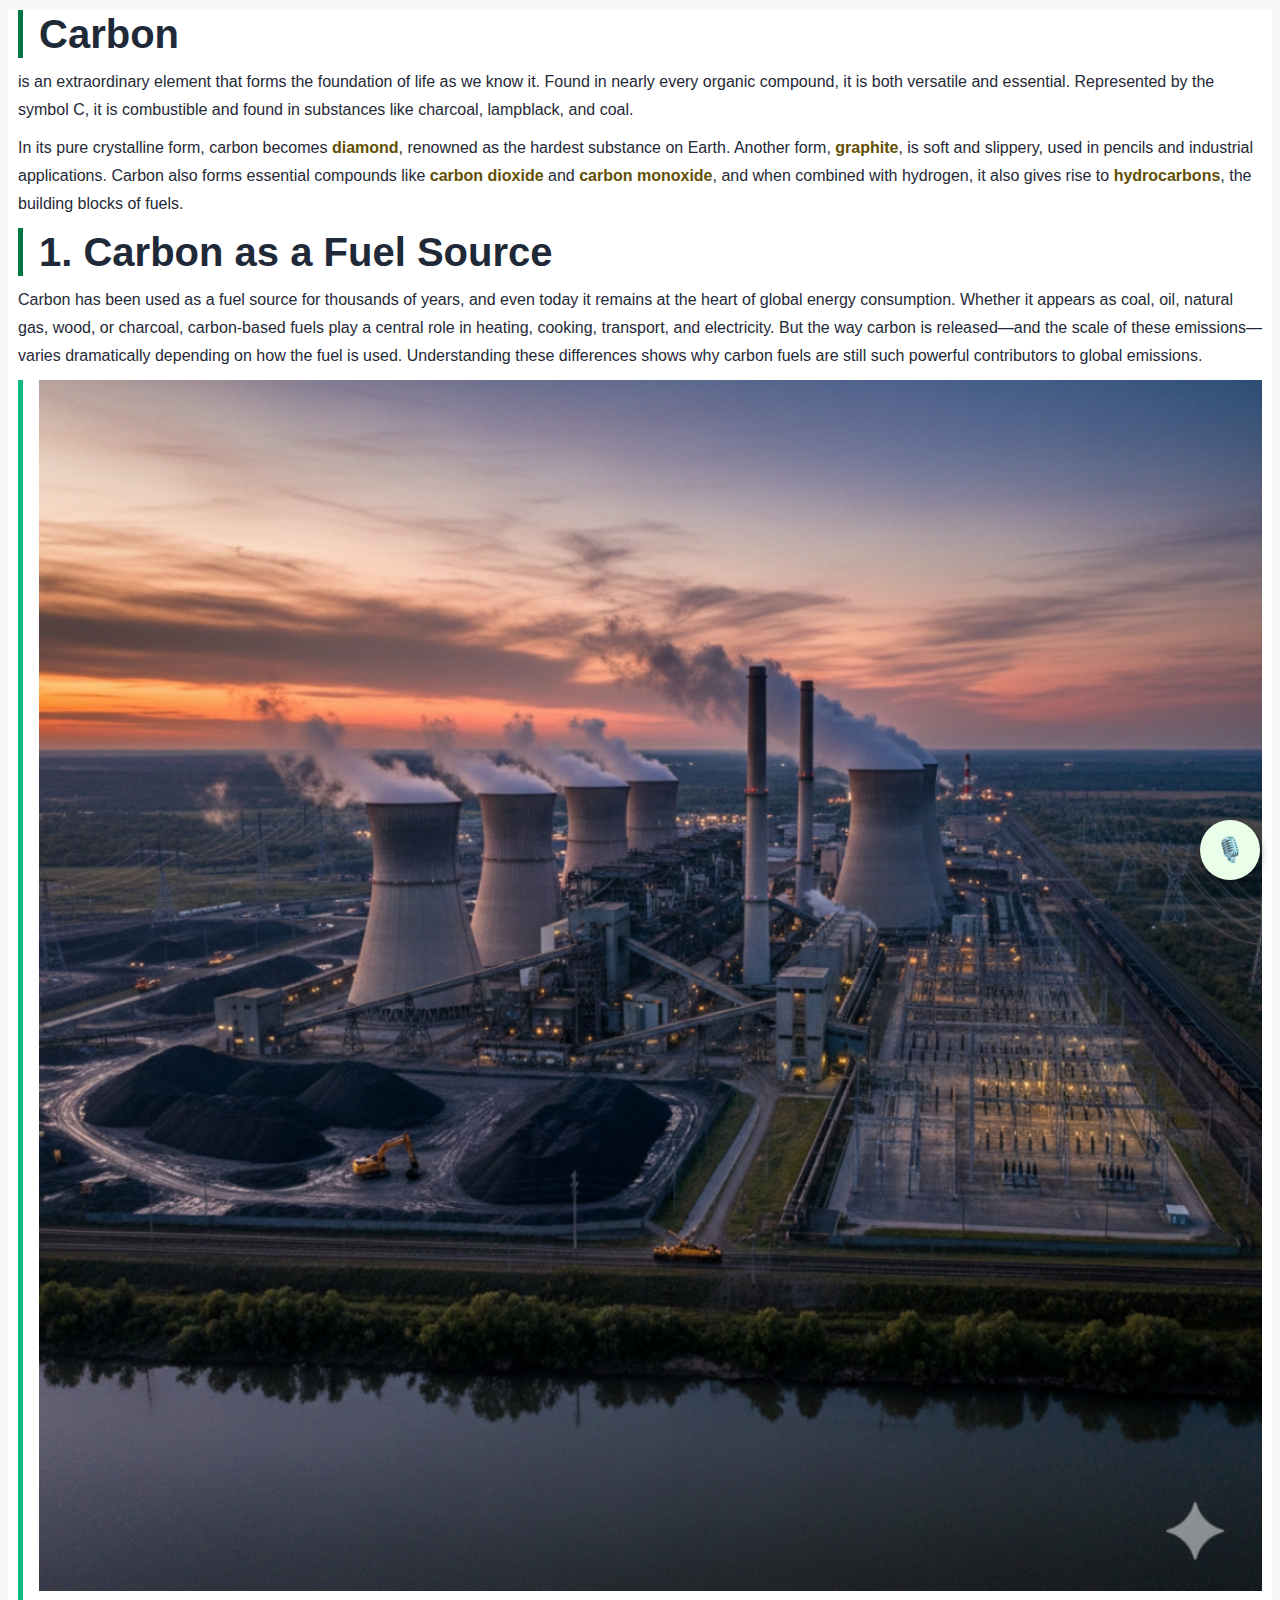
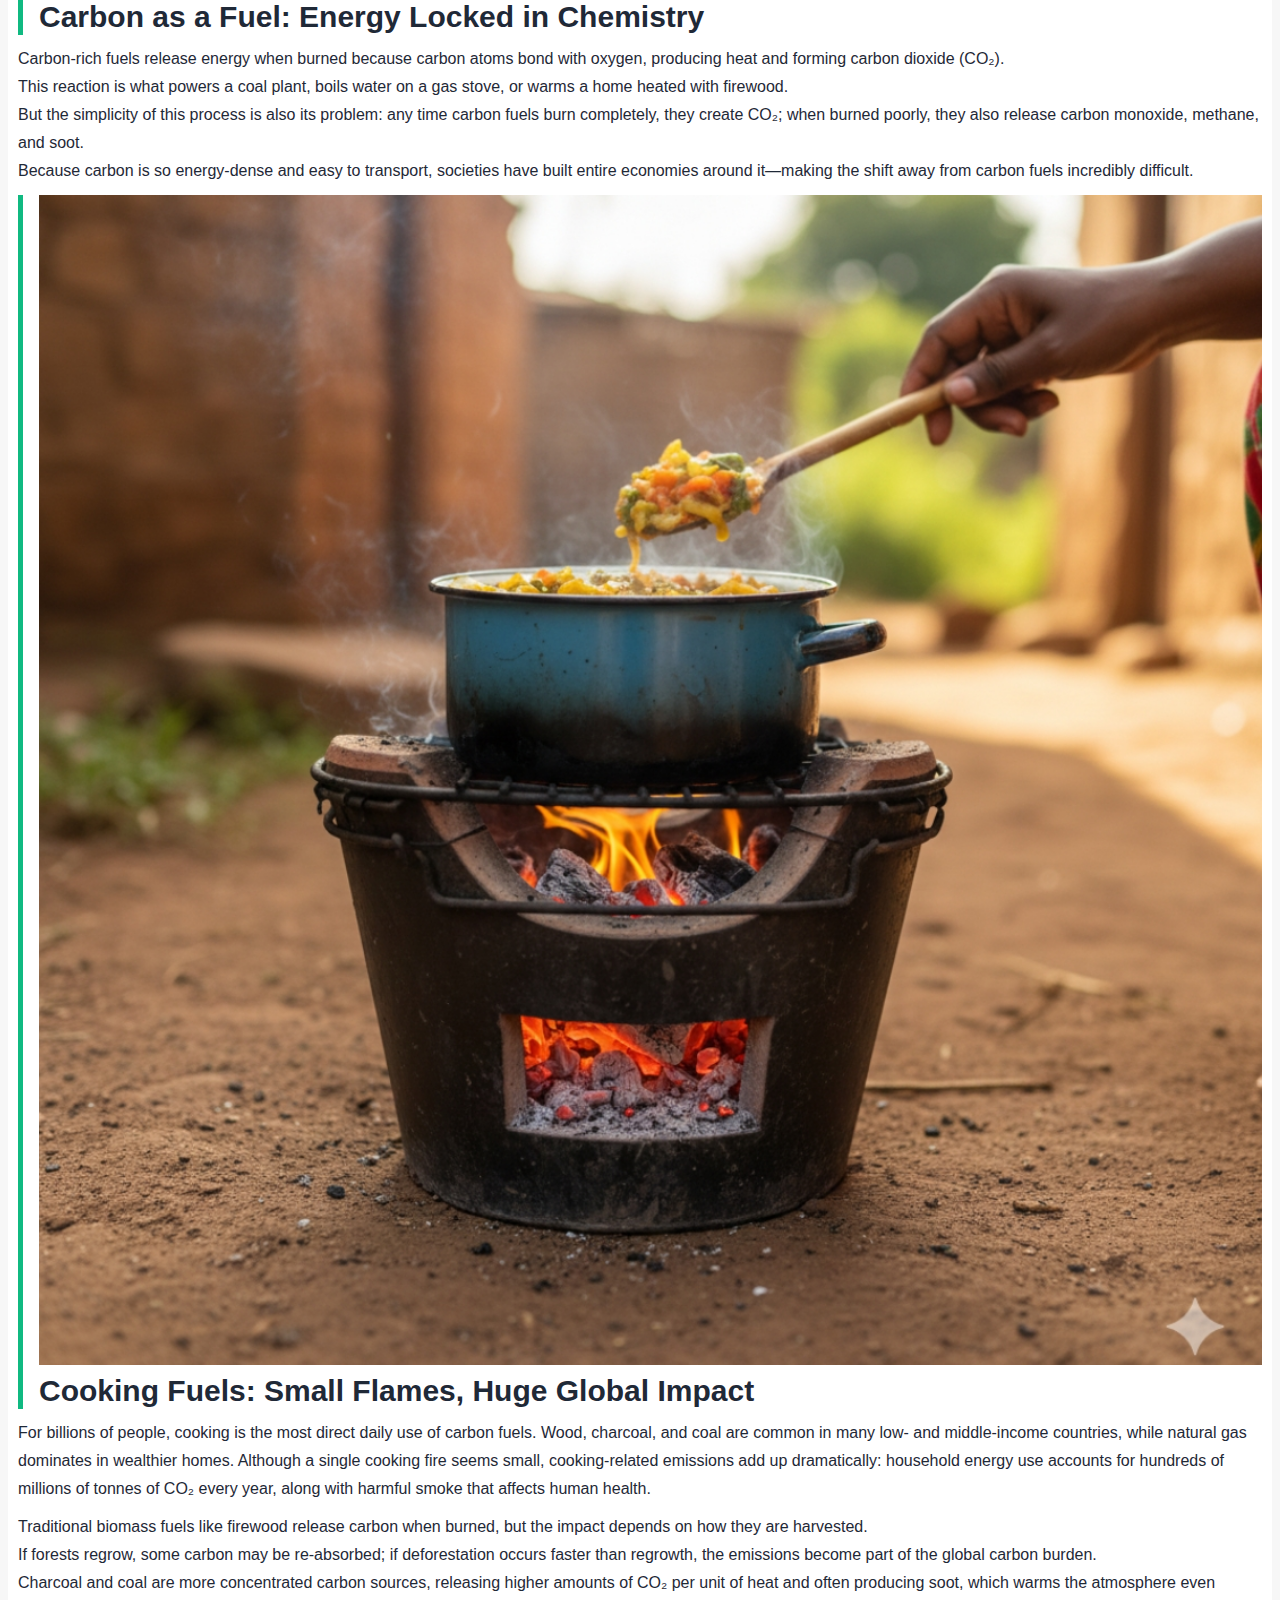
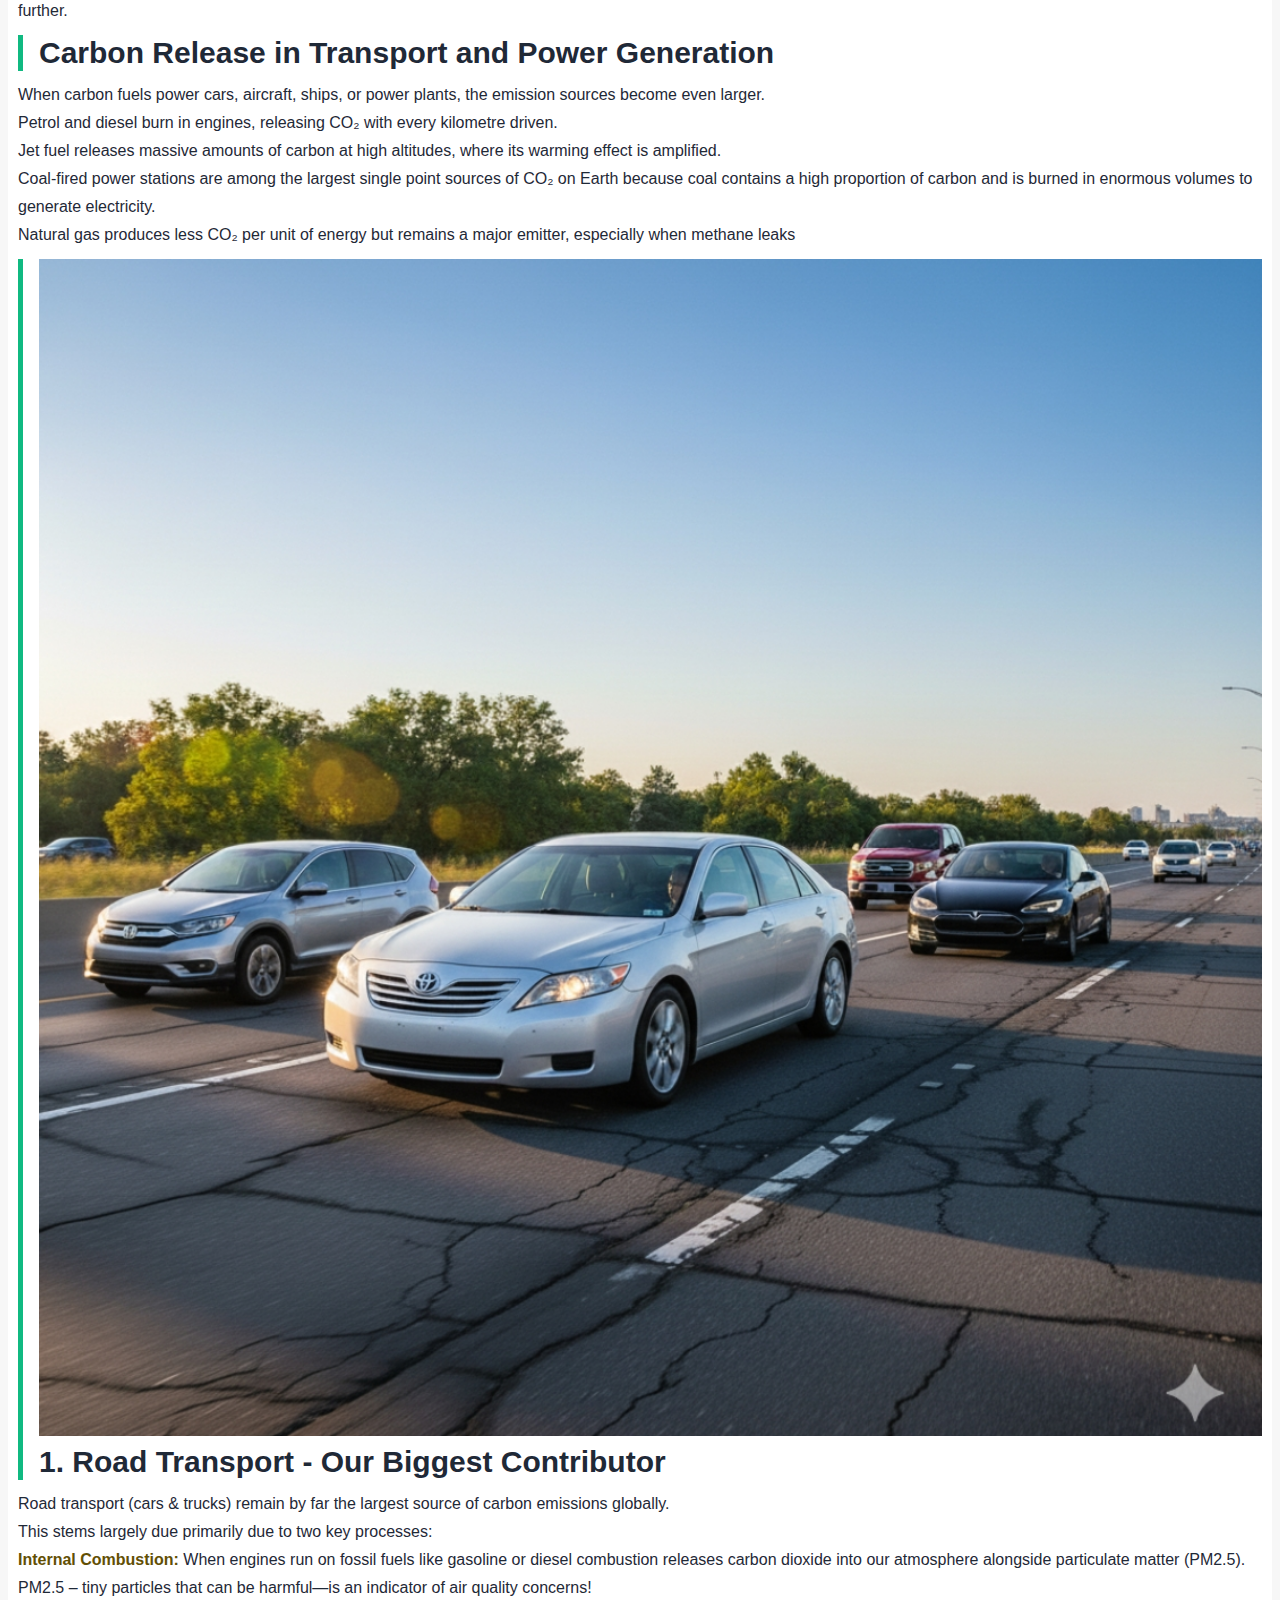
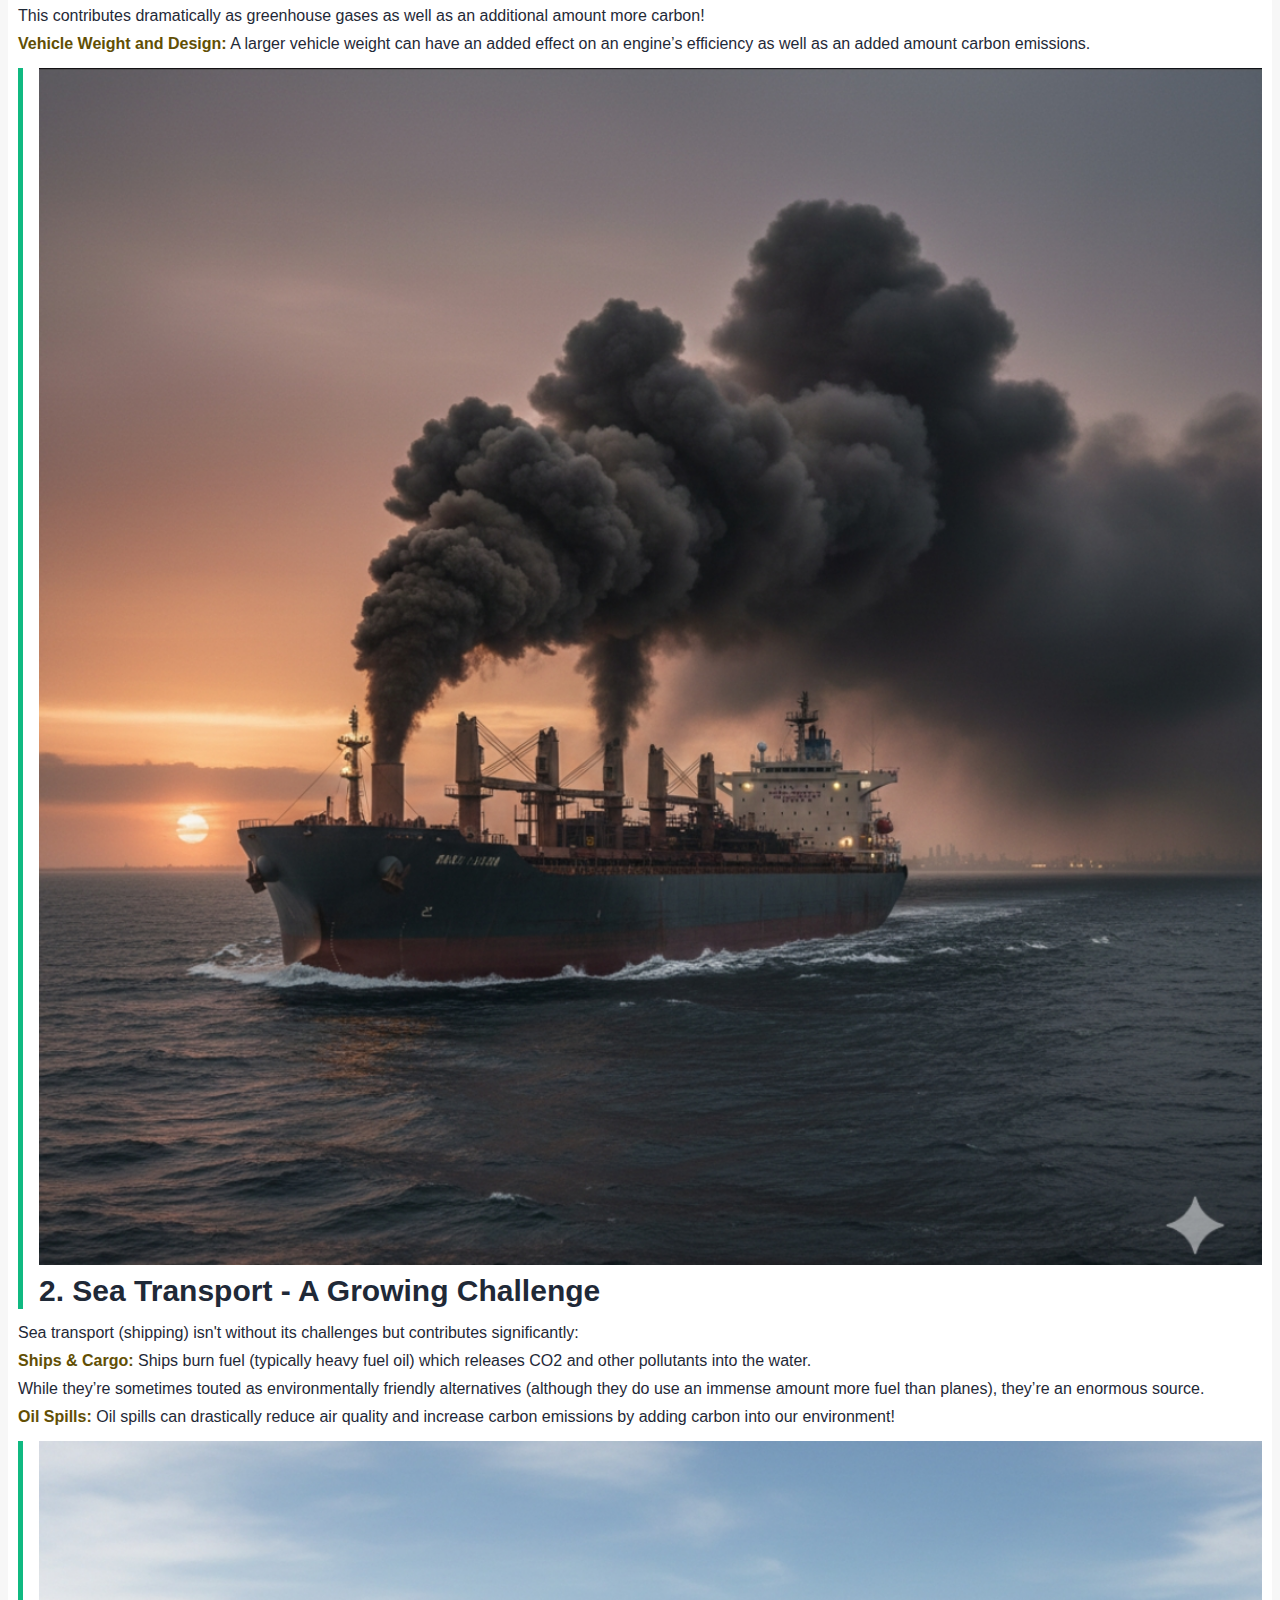
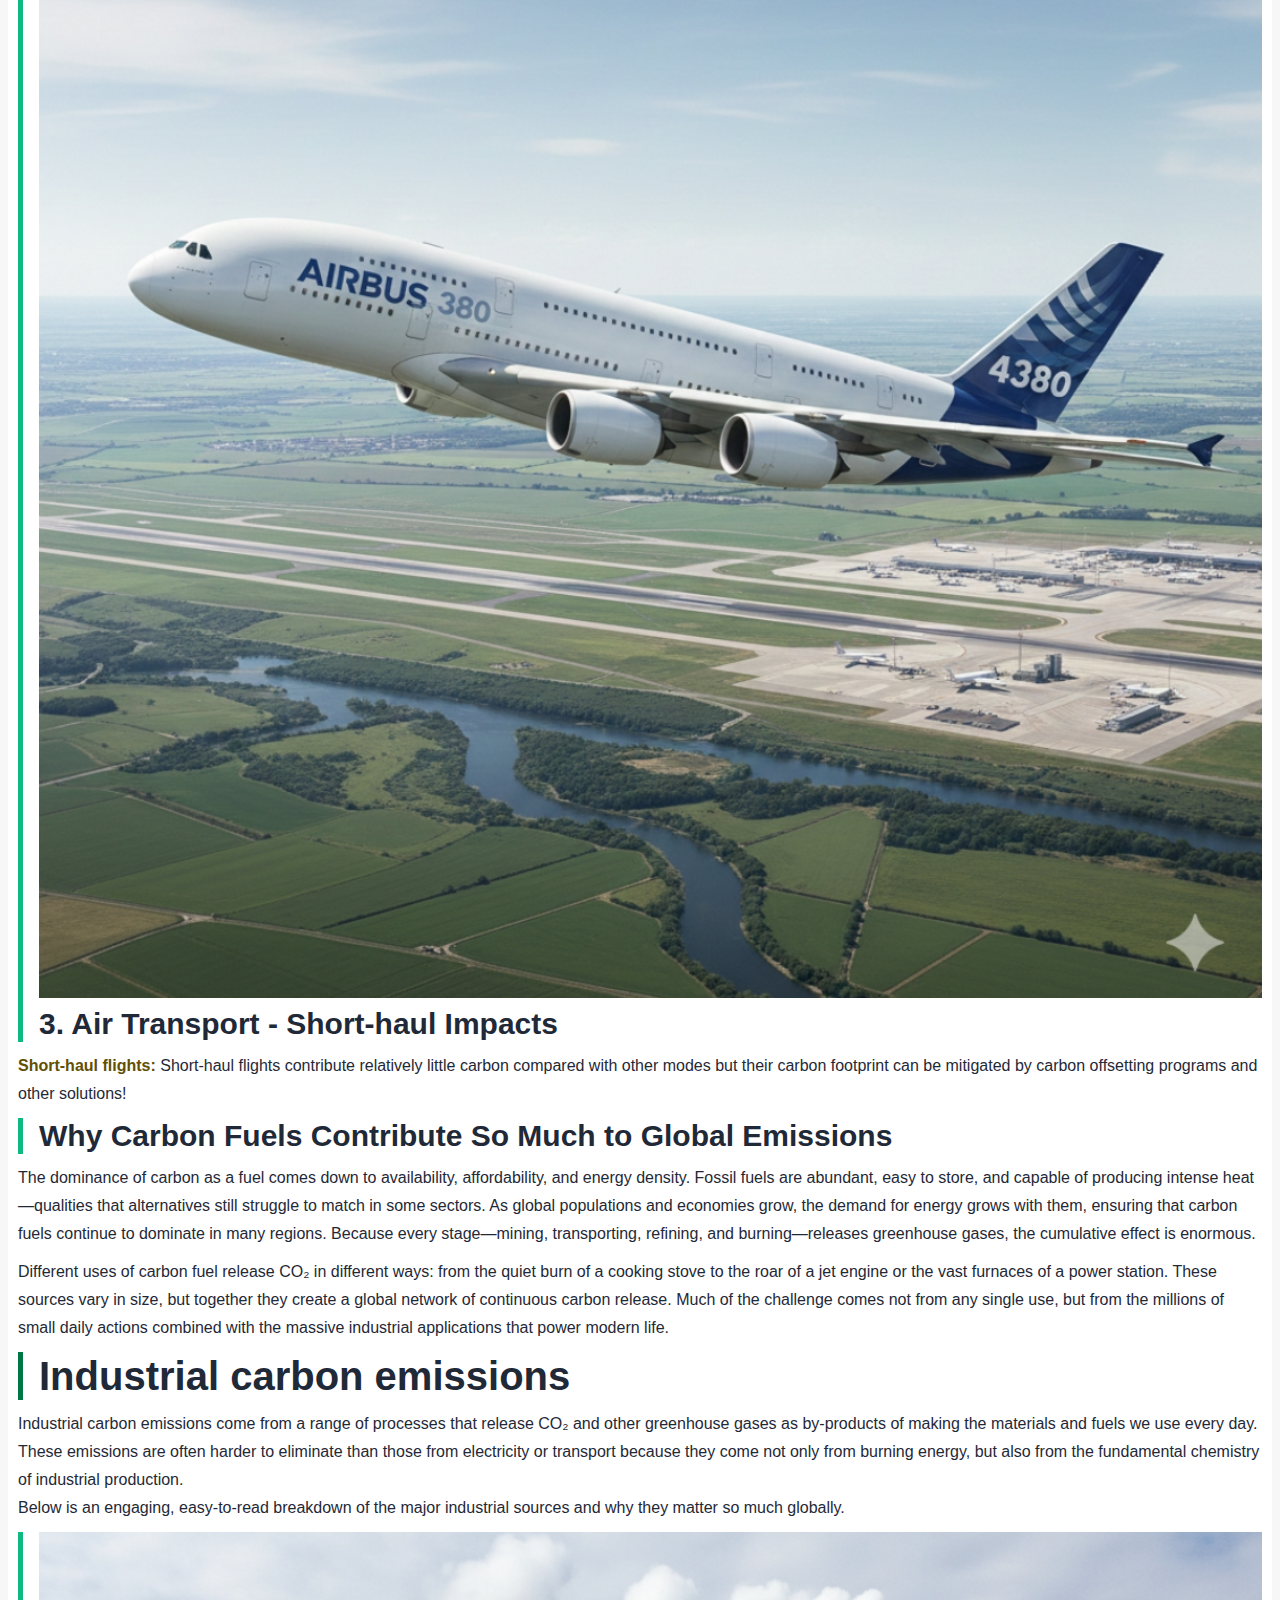
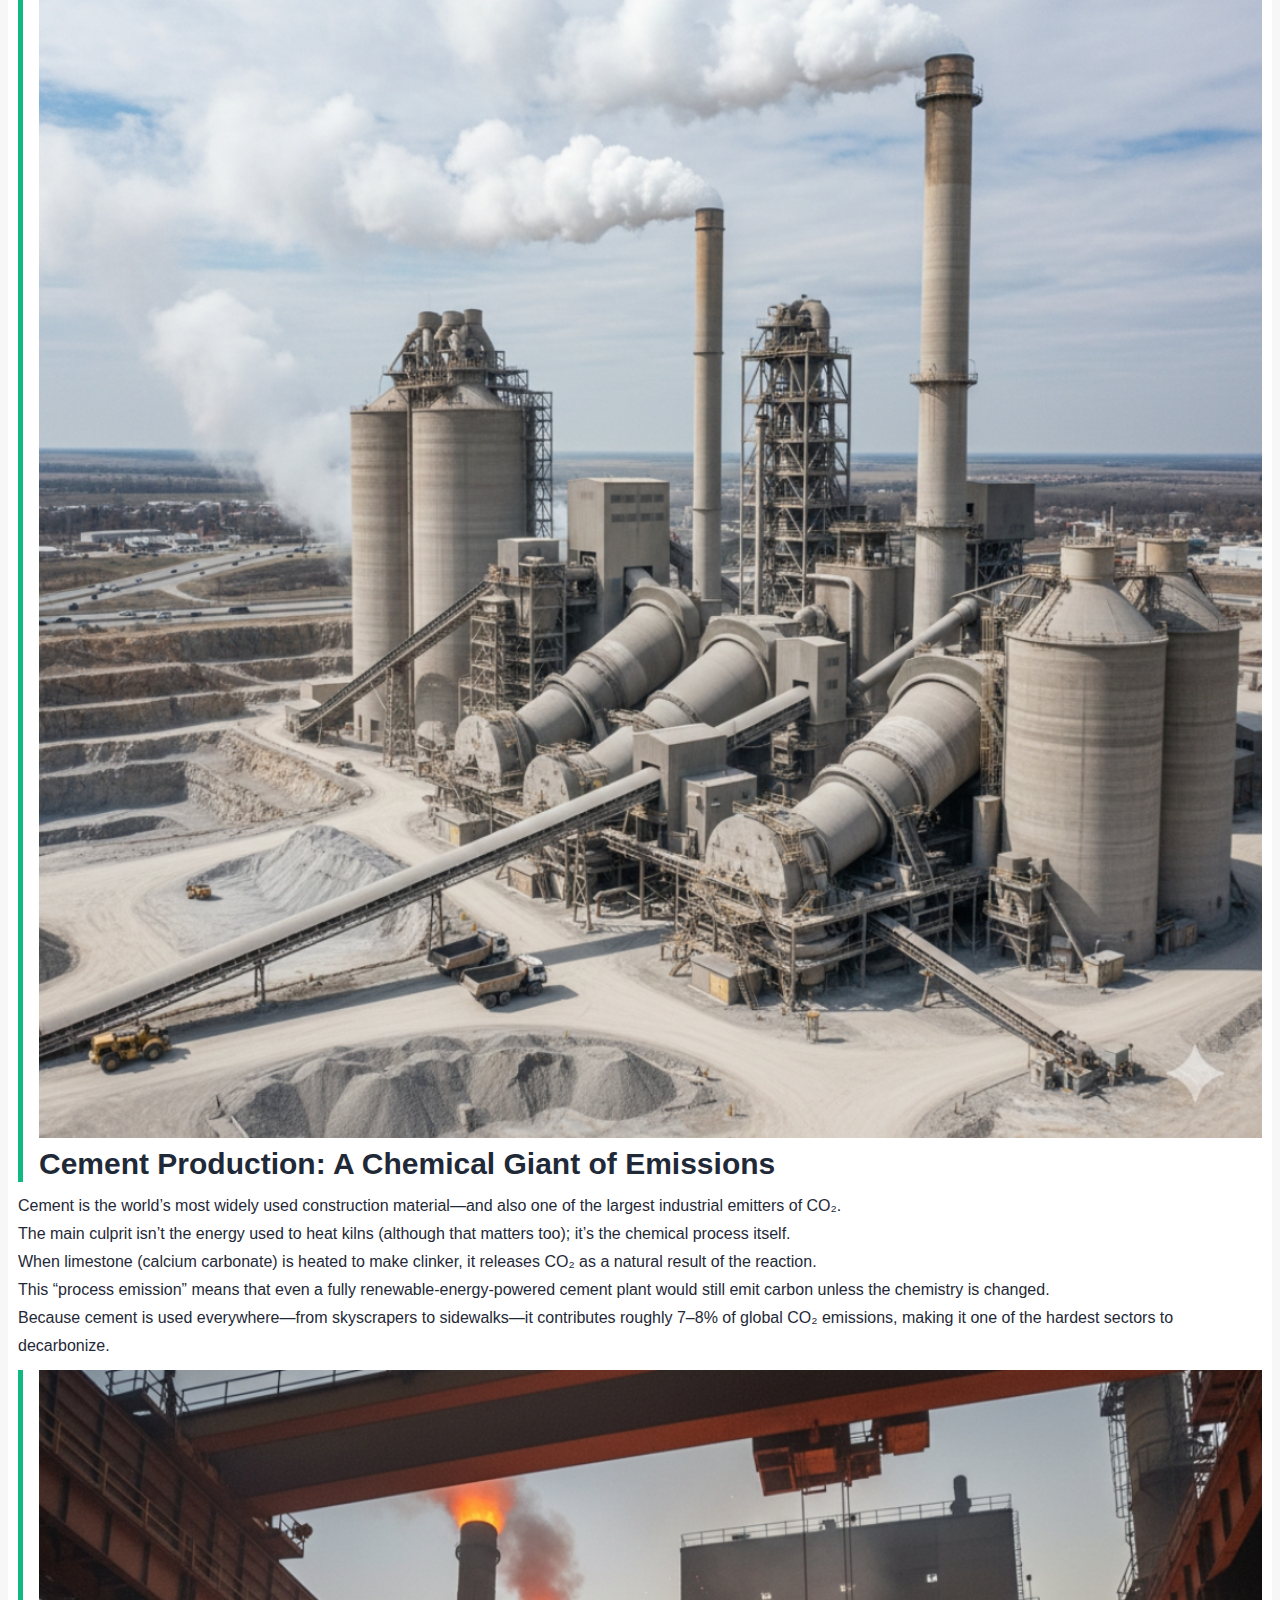
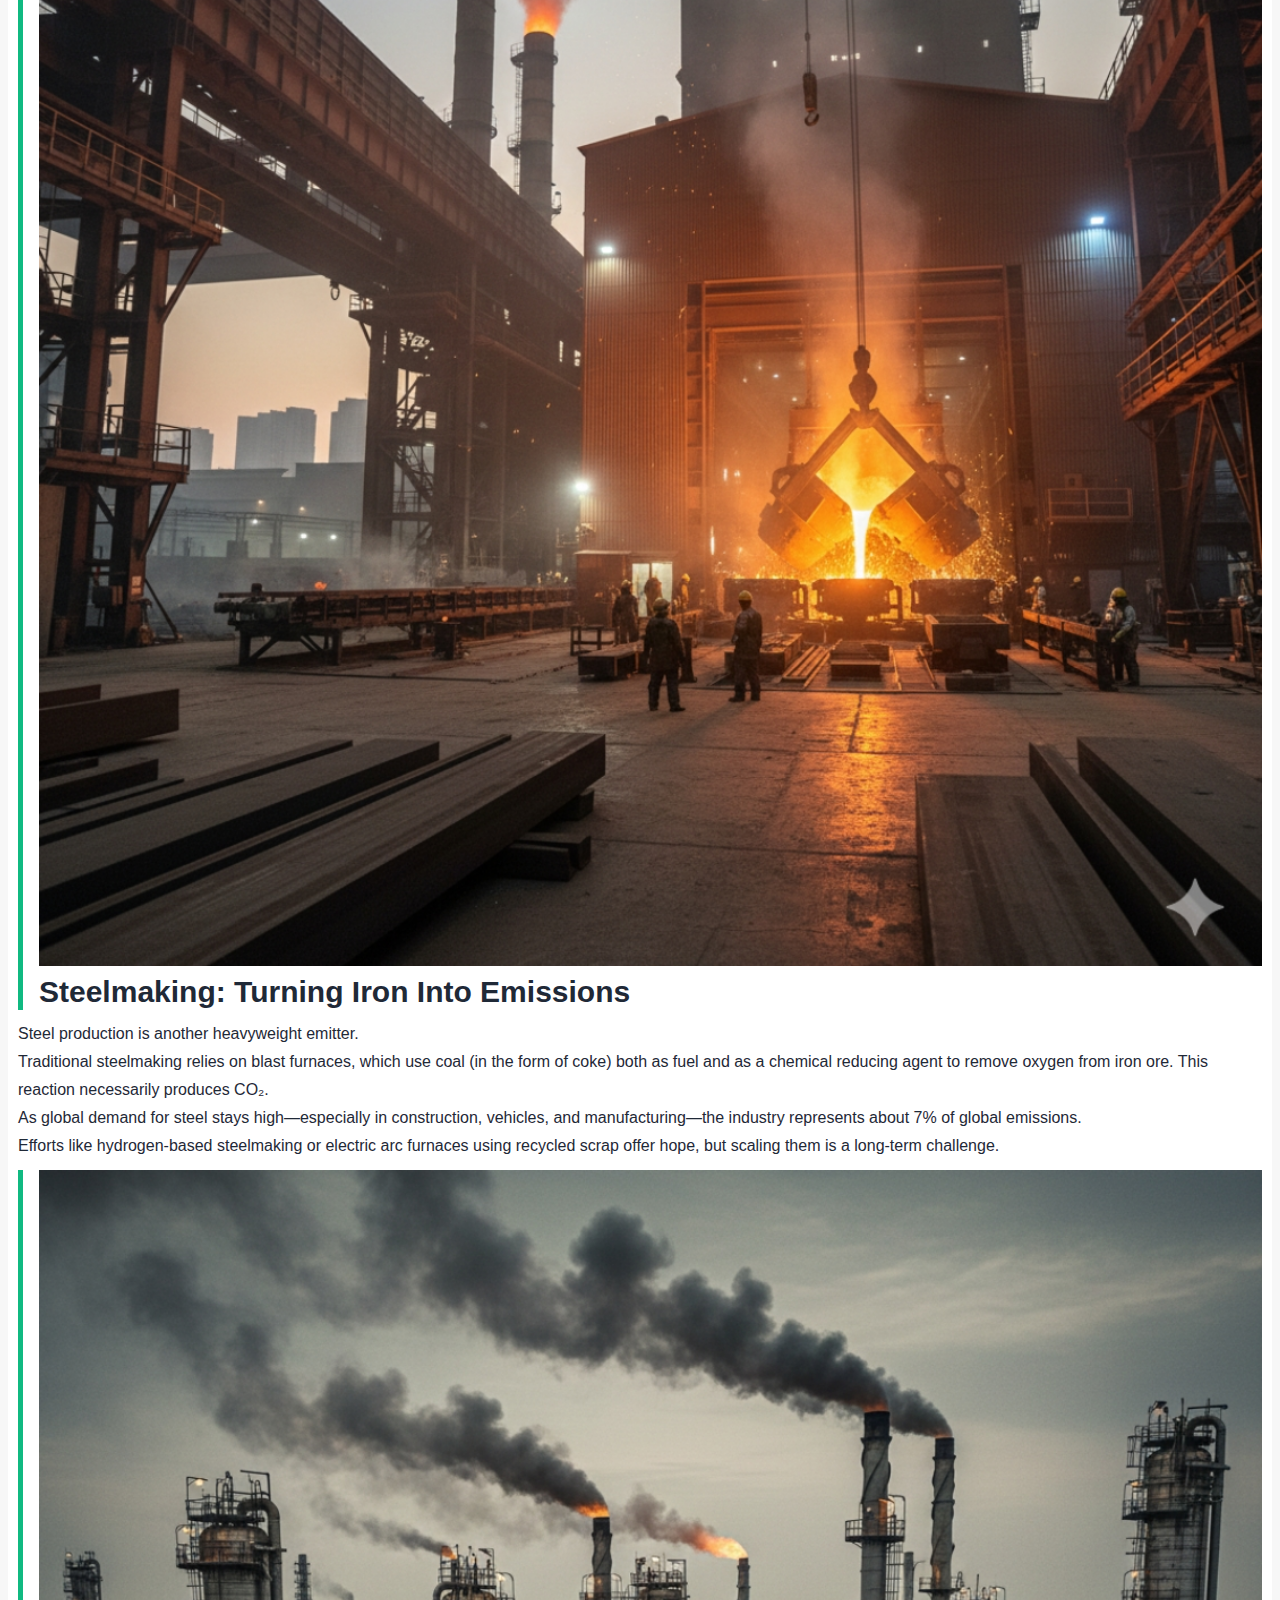
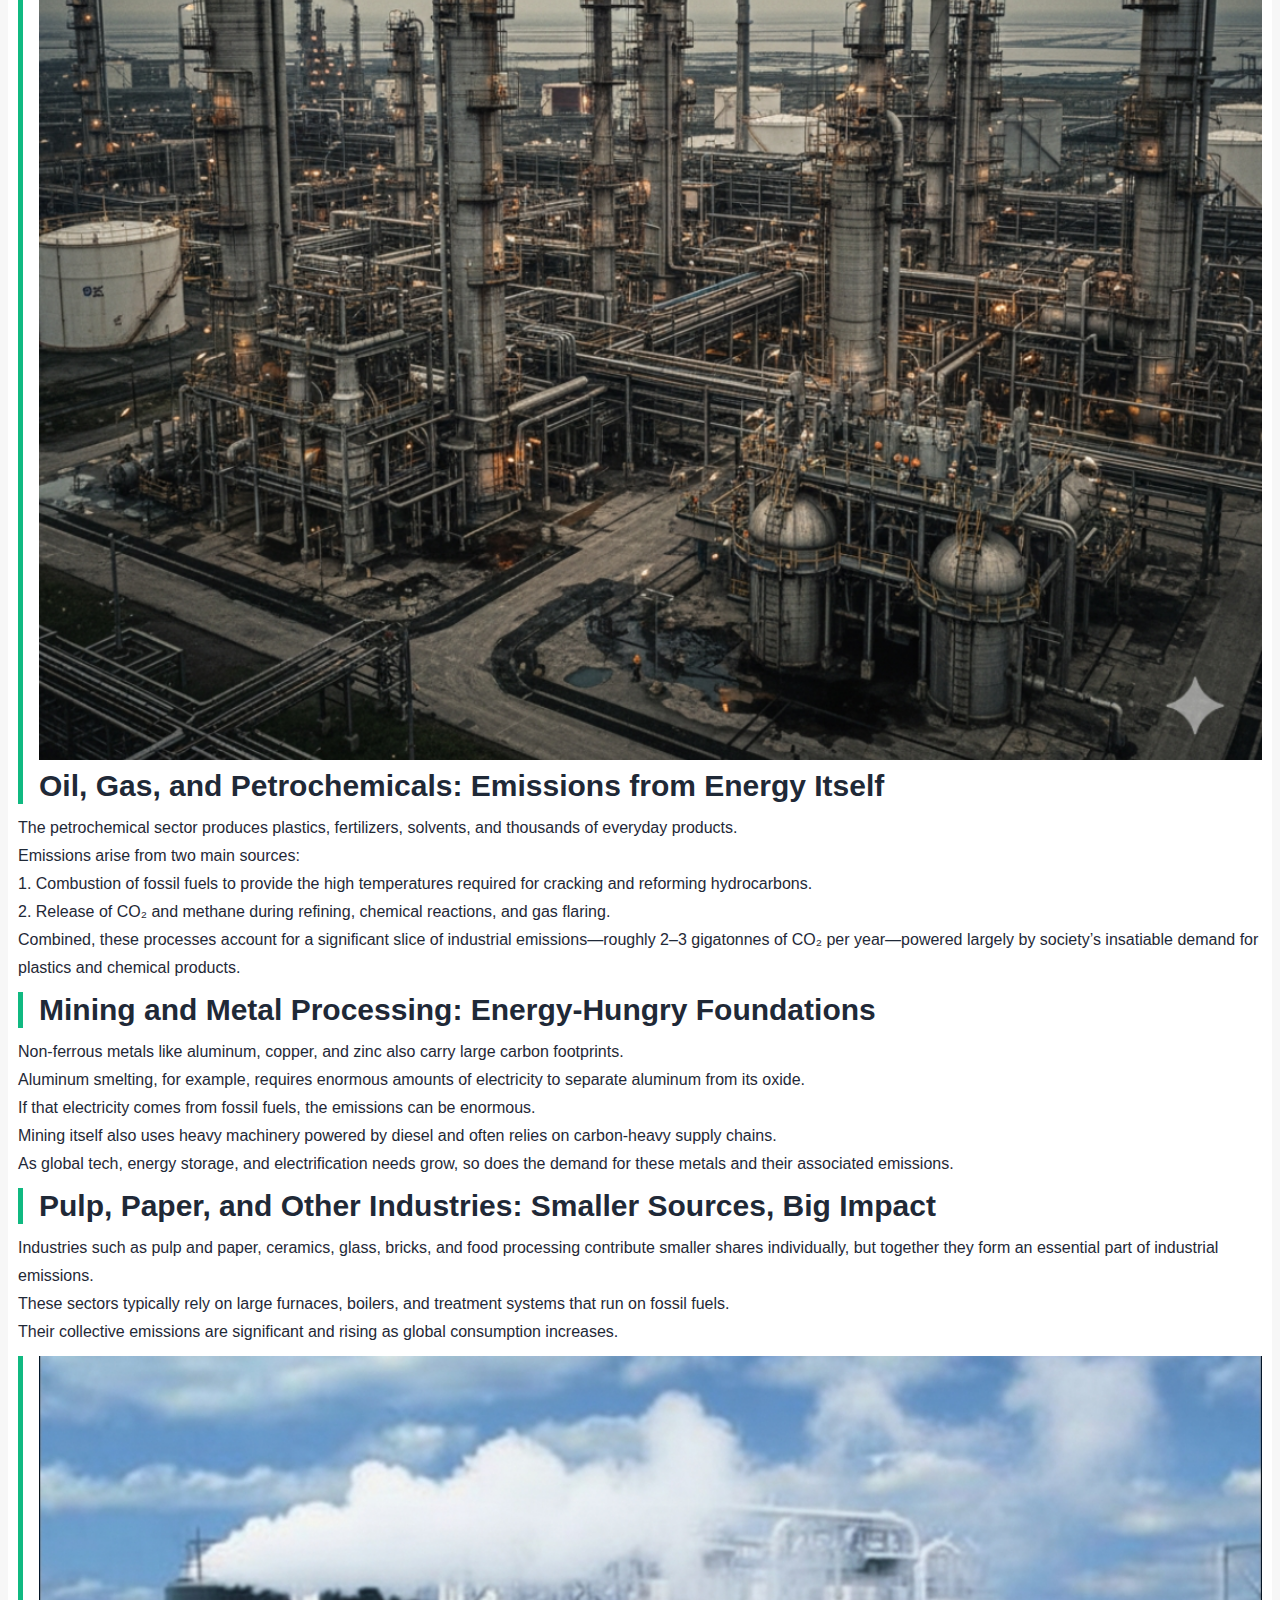
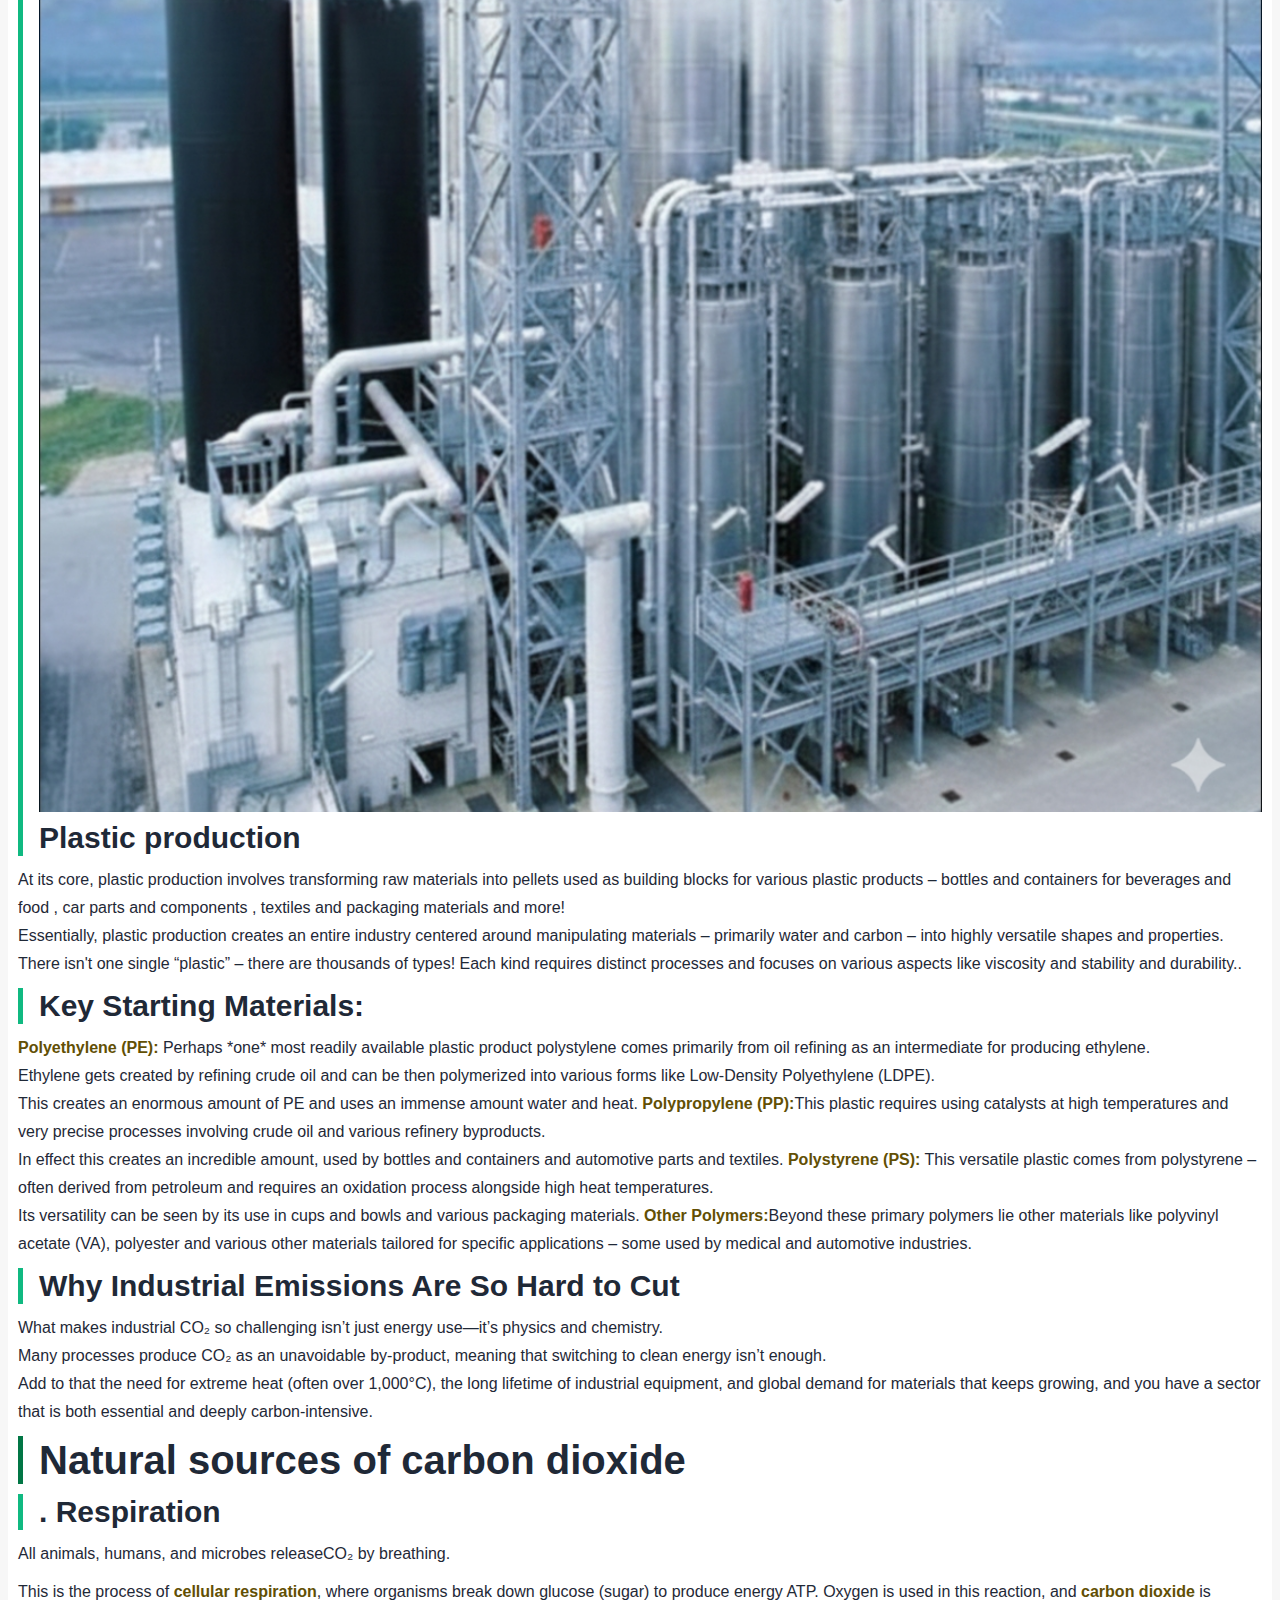
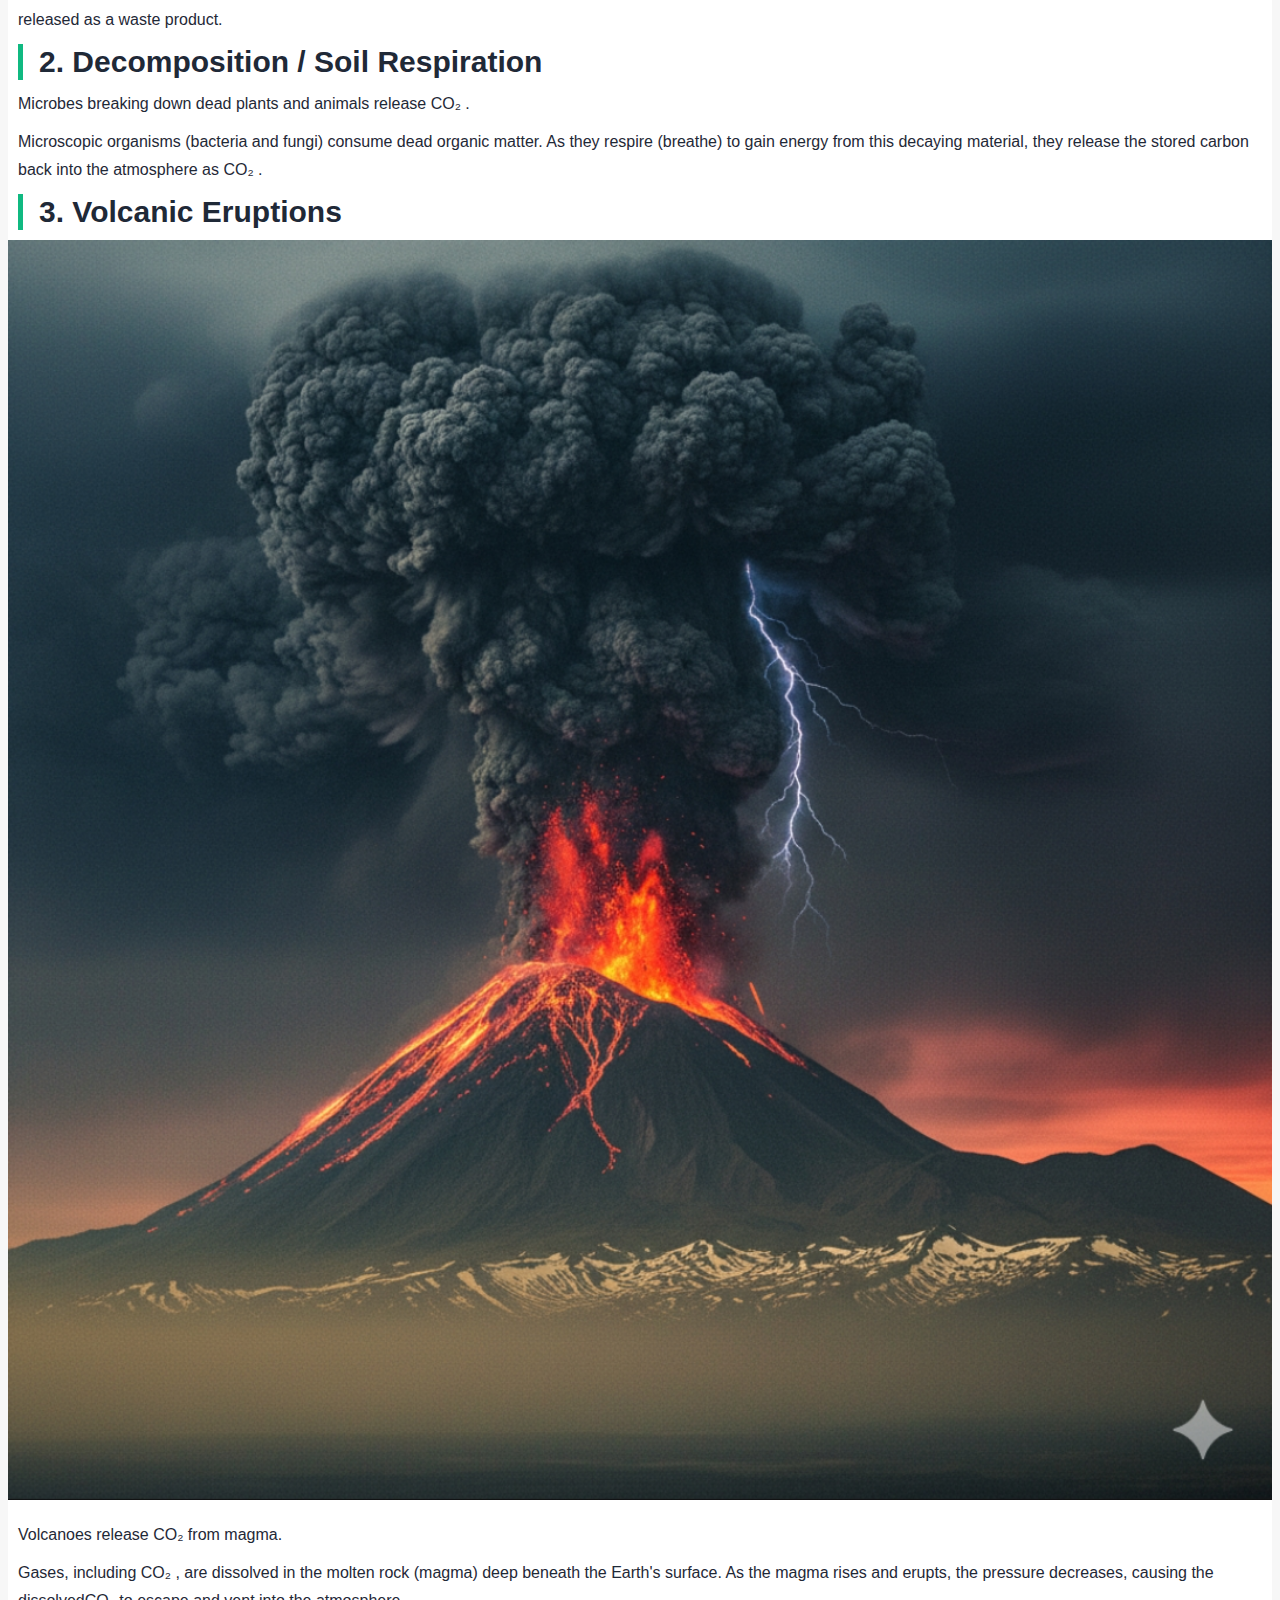
<file: paper1.html>
<!DOCTYPE html>
<html lang="en">

<head>    <link rel="shortcut icon" type="image/png" href="anubis.png">

  <meta charset="UTF-8">
  <meta name="viewport" content="width=device-width, initial-scale=1.0">
  <title>Carbon Information</title>
  <link href="https://fonts.googleapis.com/css2?family=Roboto:wght@400;500;700&display=swap" rel="stylesheet">
  <link rel="stylesheet" href="style.css">
</head>

<body>
  <div class="content">
    
    <p><h1>Carbon</h1> <p>is an extraordinary element that forms the foundation of life as we know it. Found in nearly every organic compound, it is both versatile and essential. Represented by the symbol C, it is combustible and found in substances like charcoal, lampblack, and coal.</p>

    <p>In its pure crystalline form, carbon becomes <b>diamond</b>, renowned as the hardest substance on Earth. Another form, <b>graphite</b>, is soft and slippery, used in pencils and industrial applications. Carbon also forms essential compounds like <b>carbon dioxide</b> and <b>carbon monoxide</b>, and when combined with hydrogen, it also gives rise to <b>hydrocarbons</b>, the building blocks of fuels.</p>


<h1>1. Carbon as a Fuel Source</h1><p>
Carbon has been used as a fuel source for thousands of years, and even today it remains at the heart of global energy consumption. Whether it appears as coal, oil, natural gas, wood, or charcoal, carbon-based fuels play a central role in heating, cooking, transport, and electricity. But the way carbon is released—and the scale of these emissions—varies dramatically depending on how the fuel is used. Understanding these differences shows why carbon fuels are still such powerful contributors to global emissions.



<h2>
    <img src="img28.jpg">
    Carbon as a Fuel: Energy Locked in Chemistry
</h2><p>
Carbon-rich fuels release energy when burned because carbon atoms bond with oxygen, producing heat and forming carbon dioxide (CO₂).   <br>
This reaction is what powers a coal plant, boils water on a gas stove, or warms a home heated with firewood.  <br>
 But the simplicity of this process is also its problem: any time carbon fuels burn completely, they create CO₂; when burned poorly, they also release carbon monoxide, methane, and soot.  <br>
 Because carbon is so energy-dense and easy to transport, societies have built entire economies around it—making the shift away from carbon fuels incredibly difficult.




<h2>
        <img src="cook.jpg">

    Cooking Fuels: Small Flames, Huge Global Impact</h2><p>

For billions of people, cooking is the most direct daily use of carbon fuels. Wood, charcoal, and coal are common in many low- and middle-income countries, while natural gas dominates in wealthier homes. Although a single cooking fire seems small, cooking-related emissions add up dramatically: household energy use accounts for hundreds of millions of tonnes of CO₂ every year, along with harmful smoke that affects human health.
<p>
Traditional biomass fuels like firewood release carbon when burned, but the impact depends on how they are harvested.  <br>
 If forests regrow, some carbon may be re-absorbed; if deforestation occurs faster than regrowth, the emissions become part of the global carbon burden.     <br>
Charcoal and coal are more concentrated carbon sources, releasing higher amounts of CO₂ per unit of heat and often producing soot, which warms the atmosphere even further.






<h2>Carbon Release in Transport and Power Generation</h2><p>

When carbon fuels power cars, aircraft, ships, or power plants, the emission sources become even larger.     <br>
Petrol and diesel burn in engines, releasing CO₂ with every kilometre driven.   <br>
Jet fuel releases massive amounts of carbon at high altitudes, where its warming effect is amplified.   <br>
Coal-fired power stations are among the largest single point sources of CO₂ on Earth because coal contains a high proportion of carbon and is burned in enormous volumes to generate electricity.   <br>
Natural gas produces less CO₂ per unit of energy but remains a major emitter, especially when methane leaks

<h2>
        <img src="img30.jpg">

    1.  Road Transport - Our Biggest Contributor</h2>
<p>
Road transport (cars & trucks) remain by far  the largest source of carbon emissions globally.  <br>
 This stems largely due primarily due to two key processes:
   <br>

<b>Internal Combustion: </b>When engines run on fossil fuels like gasoline or diesel combustion releases carbon dioxide into our atmosphere alongside particulate matter (PM2.5). PM2.5 – tiny particles that can be harmful—is an indicator of air quality concerns!   <br>
This contributes dramatically as greenhouse gases as well as an additional amount more carbon!  <br>

<b>Vehicle Weight and Design:</b> A larger vehicle weight can have an added effect on an engine’s efficiency as well as an added amount carbon emissions.

<h2>
    <img src="img31.jpg">
    2.  Sea Transport - A Growing Challenge</h2>
<p>Sea transport (shipping) isn't without its challenges but contributes significantly:
   <br>

<b>Ships & Cargo:</b> Ships burn fuel (typically heavy fuel oil) which releases CO2 and other pollutants into the water.   <br>
 While they’re sometimes touted as environmentally friendly alternatives (although they do use an immense amount more fuel than planes), they’re an enormous source.  <br>

<b>Oil Spills:</b> Oil spills can drastically reduce air quality and increase carbon emissions by adding carbon into our environment!

<h2>
        <img src="img32.jpg">

    3. Air Transport - Short-haul Impacts</h2>
<p><b>Short-haul flights:</b> Short-haul flights contribute relatively little carbon compared with other modes but their carbon footprint can be mitigated by carbon offsetting programs and other solutions!







<h2>Why Carbon Fuels Contribute So Much to Global Emissions</h2>
<p>
The dominance of carbon as a fuel comes down to availability, affordability, and energy density. Fossil fuels are abundant, easy to store, and capable of producing intense heat—qualities that alternatives still struggle to match in some sectors. As global populations and economies grow, the demand for energy grows with them, ensuring that carbon fuels continue to dominate in many regions. Because every stage—mining, transporting, refining, and burning—releases greenhouse gases, the cumulative effect is enormous.



<p>
   Different uses of carbon fuel release CO₂ in different ways: from the quiet burn of a cooking stove to the roar of a jet engine or the vast furnaces of a power station. These sources vary in size, but together they create a global network of continuous carbon release. Much of the challenge comes not from any single use, but from the millions of small daily actions combined with the massive industrial applications that power modern life.






<h1>
  Industrial carbon emissions 
</h1>
<p>
 Industrial carbon emissions come from a range of processes that release CO₂ and other greenhouse gases as by-products of making the materials and fuels we use every day.  <br>
 These emissions are often harder to eliminate than those from electricity or transport because they come not only from burning energy, but also from the fundamental chemistry of industrial production.  <br>
 Below is an engaging, easy-to-read breakdown of the major industrial sources and why they matter so much globally.




<h2>      <img src="img23.jpg">

    Cement Production: A Chemical Giant of Emissions</h2>
<p>
Cement is the world’s most widely used construction material—and also one of the largest industrial emitters of CO₂.     <br>
The main culprit isn’t the energy used to heat kilns (although that matters too); it’s the chemical process itself.  <br>
 When limestone (calcium carbonate) is heated to make clinker, it releases CO₂ as a natural result of the reaction.   <br>
This “process emission” means that even a fully renewable-energy-powered cement plant would still emit carbon unless the chemistry is changed.  <br>
 Because cement is used everywhere—from skyscrapers to sidewalks—it contributes roughly 7–8% of global CO₂ emissions, making it one of the hardest sectors to decarbonize.




<h2>
         <img src="img33.jpg">

    Steelmaking: Turning Iron Into Emissions</h2>
<p>
Steel production is another heavyweight emitter.  <br>
 Traditional steelmaking relies on blast furnaces, which use coal (in the form of coke) both as fuel and as a chemical reducing agent to remove oxygen from iron ore. This reaction necessarily produces CO₂.  <br>
 As global demand for steel stays high—especially in construction, vehicles, and manufacturing—the industry represents about 7% of global emissions.   <br>
Efforts like hydrogen-based steelmaking or electric arc furnaces using recycled scrap offer hope, but scaling them is a long-term challenge.




<h2>
    <img src="oil.jpg">
    Oil, Gas, and Petrochemicals: Emissions from Energy Itself</h2>
<p>
The petrochemical sector produces plastics, fertilizers, solvents, and thousands of everyday products.   <br>
Emissions arise from two main sources:
  <br>

1. Combustion of fossil fuels to provide the high temperatures required for cracking and reforming hydrocarbons.

  <br>

2. Release of CO₂ and methane during refining, chemical reactions, and gas flaring.

  <br>


Combined, these processes account for a significant slice of industrial emissions—roughly 2–3 gigatonnes of CO₂ per year—powered largely by society’s insatiable demand for plastics and chemical products.

  <br>




<h2>Mining and Metal Processing: Energy-Hungry Foundations</h2><p>

Non-ferrous metals like aluminum, copper, and zinc also carry large carbon footprints.  <br>
 Aluminum smelting, for example, requires enormous amounts of electricity to separate aluminum from its oxide.   <br>
If that electricity comes from fossil fuels, the emissions can be enormous.  <br>
 Mining itself also uses heavy machinery powered by diesel and often relies on carbon-heavy supply chains.  <br>
 As global tech, energy storage, and electrification needs grow, so does the demand for these metals and their associated emissions.

<h2>
Pulp, Paper, and Other Industries: Smaller Sources, Big Impact</h2>
<p>
Industries such as pulp and paper, ceramics, glass, bricks, and food processing contribute smaller shares individually, but together they form an essential part of industrial emissions.  <br>
 These sectors typically rely on large furnaces, boilers, and treatment systems that run on fossil fuels.  <br>
 Their collective emissions are significant and rising as global consumption increases.
 
 
 <h2>
   <img src="plastic.jpg">
   Plastic production 
 </h2>
 <p>
   At its core, plastic production involves transforming raw materials into pellets used as building blocks for various plastic products – bottles and containers for beverages and food , car parts and components , textiles and packaging materials and more!   <br>
 Essentially, plastic production creates an entire industry centered around manipulating materials – primarily water and carbon – into highly versatile shapes and properties.   <br>
There isn't one single “plastic” – there are thousands of types! Each kind requires distinct processes and focuses on various aspects like viscosity and stability and durability..

<h2>Key Starting Materials:</h2>
<p>
<b>Polyethylene (PE):</b> Perhaps *one* most readily available plastic product polystylene comes primarily from oil refining as an intermediate for producing ethylene.  <br>
 Ethylene gets created by refining crude oil and can be then polymerized into various forms like Low-Density Polyethylene (LDPE).   <br>
This creates an enormous amount of PE and uses an immense amount water and heat.
<b>Polypropylene (PP):</b>This plastic requires using catalysts at high temperatures and very precise processes involving crude oil and various refinery byproducts.  <br>
 In effect this creates an incredible amount, used by bottles and containers and automotive parts and textiles.
<b>Polystyrene (PS):</b> This versatile plastic comes from polystyrene – often derived from petroleum and requires an oxidation process alongside high heat temperatures.   <br>
Its versatility can be seen by its use in cups and bowls and various packaging materials.
<b>Other Polymers:</b>Beyond these primary polymers lie other materials like polyvinyl acetate (VA), polyester and various other materials tailored for specific applications – some used by medical and automotive industries.
<h2>
Why Industrial Emissions Are So Hard to Cut</h2>
<p>
What makes industrial CO₂ so challenging isn’t just energy use—it’s physics and chemistry.  <br>
 Many processes produce CO₂ as an unavoidable by-product, meaning that switching to clean energy isn’t enough.  <br>
 Add to that the need for extreme heat (often over 1,000°C), the long lifetime of industrial equipment, and global demand for materials that keeps growing, and you have a sector that is both essential and deeply carbon-intensive.






<h1>Natural sources of carbon dioxide</h1>
<h2>. Respiration</h2>
<p>
All animals, humans, and microbes releaseCO₂  by breathing.
</p>
<p>

This is the process of <b>cellular respiration</b>, where organisms break down glucose (sugar) to produce energy ATP. Oxygen is used in this reaction, and <b>carbon dioxide</b> is released as a waste product.
</p>
<h2>2. Decomposition / Soil Respiration</h2>
<p>
Microbes breaking down dead plants and animals release CO₂ .
</p>
<p>
 Microscopic organisms (bacteria and fungi) consume dead organic matter. As they respire (breathe) to gain energy from this decaying material, they release the stored carbon back into the atmosphere as CO₂ .
</p>
<h2>3. Volcanic Eruptions</h2>
<img src="vol.jpg">
<p>
Volcanoes release CO₂  from magma.
</p>
<p>
 Gases, including CO₂ , are dissolved in the molten rock (magma) deep beneath the Earth's surface. As the magma rises and erupts, the pressure decreases, causing the dissolvedCO₂  to escape and vent into the atmosphere.
</p>
<h2>4. Ocean Release</h2>
<p>
Oceans store CO₂  and release it naturally depending on temperature and circulation.
</p>
<p>
CO₂  is dissolved in surface ocean waters. When cold, deep water (rich in stored CO₂ ) rises to the surface (<b>upwelling</b>) in warmer regions, it heats up. Since warmer water holds less dissolved gas, the CO₂  is naturally forced out, or <b>outgassed</b>, back into the atmosphere.
</p>
<h2>5. Forest Fires / Wildfires</h2>
<img src="fire.jpg">
<p>
Natural wildfires release CO₂  stored in trees and plants.
</p>
<p>
 Plants and trees store atmospheric carbon through <b>photosynthesis</b>. When this biomass burns rapidly, the stored carbon immediately reacts with oxygen in the air, releasing it as CO₂  (and other gases) in a short, intense pulse.
</p>
<h2>1. Estimated Amount of Carbon Produced by Humans
</h2><p>
GlobalCO₂  emissions from fossil fuels (2023 estimate): 36–37 billion tonnes CO₂  per year ( 10 billion tonnes of carbon).
</p>
<p>
 Burning <b>coal, oil, and natural gas</b> for energy releases carbon that has been trapped underground for millions of years. This rapid addition of ancient carbon is the largest human contribution. The difference between CO₂  mass and pure carbon mass is due to the mass of the two oxygen atoms .
</p>
<p>
Land-use change (deforestation, agriculture):  4–5 billion tonnes CO₂  per year.
</p>
<p>
 <b>Deforestation</b> (especially burning forests) removes large carbon storage areas and releases the storedCO₂ . <b>Agricultural practices</b> (like tilling soil) expose soil carbon, allowing microbes to break it down and release CO₂ .
</p>
<p>
Total anthropogenic CO₂  emissions: 40 billion tonnes CO₂  per year.
</p>
<p>
 This is the total combined amount of <b>human-caused</b>CO₂  being added to the atmosphere annually from all sources. This figure is large enough to overwhelm the natural carbon cycle's ability to absorb it, leading to the observed increase in atmosphericCO₂  concentration.
</p>




<h2>2. Natural Carbon Recycling (Carbon Sinks)</h2>
  <p>
Oceans: Absorb ~25–30% of human-emitted CO₂ (~10 billion tonnes CO₂/year).
  <br>

Forests and soils: Absorb another ~25–30% (~10 billion tonnes CO₂/year).
   <br>

Atmosphere: The rest (~40–50%) remains in the air, increasing global atmospheric CO₂ concentration.  <br>

<b>Summary: </b>Only about 50–60% of human CO₂ emissions are “recycled” naturally each year; the rest accumulates, causing global warming.



<h2>3. Effectiveness of Carbon-Fighting Efforts (Mitigation)</h2><p>
<b>Renewable energy adoption, energy efficiency, and reforestation:</b> Could reduce global emissions by 20–30% by 2030 under aggressive policies.
  <br>
<b>Carbon capture and storage (CCS):</b> Currently captures 1% of global emissions, but could increase in future.  <br>
<b>
Global climate targets:</b> To limit warming to 1.5°C, emissions need to decline ~50% by 2030 and reach net-zero by 2050.  <br>
But this would be really hard work    <br>
<b>Percentage of CO₂ “fought” today:</b> Roughly half of human emissions are absorbed naturally, but human mitigation efforts currently reduce only a small fraction of approximately 10 to 15%.
CO₂ remaining in atmosphere	is ~40–50%</p>
















  <div style="      background: linear-gradient(135deg, #d0f0c0, #b2e8a0);
      color: #1f3d1f;
     background-size: cover;">
    <h2>  Kofi and the Sneaky Carbon
</h2>
<p> 
Once upon a time, there was a boy named Kofi. Not the drink, the boy. But funnily enough, he loved drinking water from plastic bottles almost as much as coffee lovers love… coffee.

One hot day, Kofi grabbed a shiny plastic bottle of water. “Ahh… refreshing!” he said. But little did he know, that bottle had a secret life of carbon mischief.

First, the bottle was made from oil, deep underground. Machines dug it up, making lots of smoke and sneaky CO₂ clouds. “Hey, I’m coming to the air!” shouted the CO₂.

Then, the oil went to a factory where it turned into plastic. The machines hummed, lights blinked, and more CO₂ sneaked out. “I’m multiplying!” giggled the carbon.

Next, the bottle hopped onto a truck for a road trip. Vroom vroom! Diesel engines puffed, adding more CO₂ to the party. “Hey Kofi, don’t drink me yet, we’re just getting started!” the carbon laughed.

Finally, Kofi twisted the cap and took a big sip. “Ahh… delicious!” he said, completely unaware that invisible carbon clouds were waving at him.

After finishing the water, Kofi tossed the empty bottle in the trash. The bottle either  got burnt or thrown to the fields, releasing even more CO₂. The sneaky carbon cheered: “Mission accomplished!”

Kofi scratched his head. “Wow… all that for one bottle?”
The carbon clouds giggled. “Yep! But if you use a reusable bottle next time, we’ll have to find a new job!”

And from that day on, Kofi remembered: even tiny actions can leave a big carbon footprint… but reusable bottles are the superhero way to fight it!
</p>
  </div>
 <style>
        /* CSS to center the box and style it as a pressable link */
        #body {
            font-family: Arial, sans-serif;
            background-color: #f4f4f9;
            /* Center horizontally */
            display: flex; 
            justify-content: center;
            /* Removed align-items: center; and height: 100vh;
               to allow margin-top on the box to work */
            min-height: 10vh; /* Use min-height to ensure background covers the screen */
            margin-top: 0; /* Ensures no unintended margin on the body container */
            padding-bottom: 20px; /* Add some padding at the bottom */
        }

        /* The link element acts as the box */
        .pressable-box-link {
            /* INSTRUCTION: Add margin-top: 10px; */
            margin-top: 10px; 
            /* Inherit message-box styles */
            background-color: #ffffff;
            border: 2px solid #4CAF50; /* Green border */
            border-radius: 10px;
            padding: 30px;
            max-width: 400px;
            box-shadow: 0 4px 8px rgba(0, 0, 0, 0.1);
            text-align: center;
            /* Ensure it acts like a block element with a set width */
            display: block; 
            /* Remove default link styling */
            text-decoration: none;
            color: inherit;
            
            /* Transition for hover effect */
            transition: background-color 0.3s ease, transform 0.1s ease, box-shadow 0.3s ease;
        }

        .pressable-box-link:hover {
            /* Hover/Press effect */
            background-color: #e8f5e9; /* Very light green background on hover */
            transform: translateY(-3px); /* Noticeable lift effect */
            border-color: #388e3c; /* Darker border on hover */
            box-shadow: 0 6px 12px rgba(0, 0, 0, 0.15); /* Stronger shadow */
            cursor: pointer; /* Change cursor to indicate it's pressable */
        }
        
        .pressable-box-link h3 {
            color: #2e7d32; /* Darker green for heading */
            margin-top: 0;
            font-size: 1.5em;
        }

        .pressable-box-link p {
            color: #555;
            line-height: 1;
        }

        .cta-button {
            display: inline-block;
            margin-top: 20px;
            padding: 10px 20px;
            background-color: #4CAF50; /* Main green color */
            color: white;
            text-decoration: none;
            border-radius: 5px;
            font-weight: bold;
            /* Prevent the inner button from changing on outer box hover */
            pointer-events: none; 
        }
    </style>
</head>
<body>
<div id="body">
    <a href="#114" class="pressable-box-link">
        <h3>🌱 Make a Sustainable Switch!</h3>
        <p>
            <span style="color: red;">1. Plastic Toothpaste Tube</span> is a major source of non-recyclable waste.
            <br><br>
            Switch to the alternative:
            <br>
            2. Toothpaste Tablets!
            <br><br>
            This simple change is key to **Eliminating the non-recyclable plastic tube.**
        </p>
        
        <span class="cta-button">
            Buy product
        </span>
    </a>
</div>

  <button id="readButton" title="Select text you want to be read">
    <span id="voiceIcon" style="font-size: 24px;">🎙️</span>
  </button>

  <script src="main.js"></script>
</body>
</html>
</file>
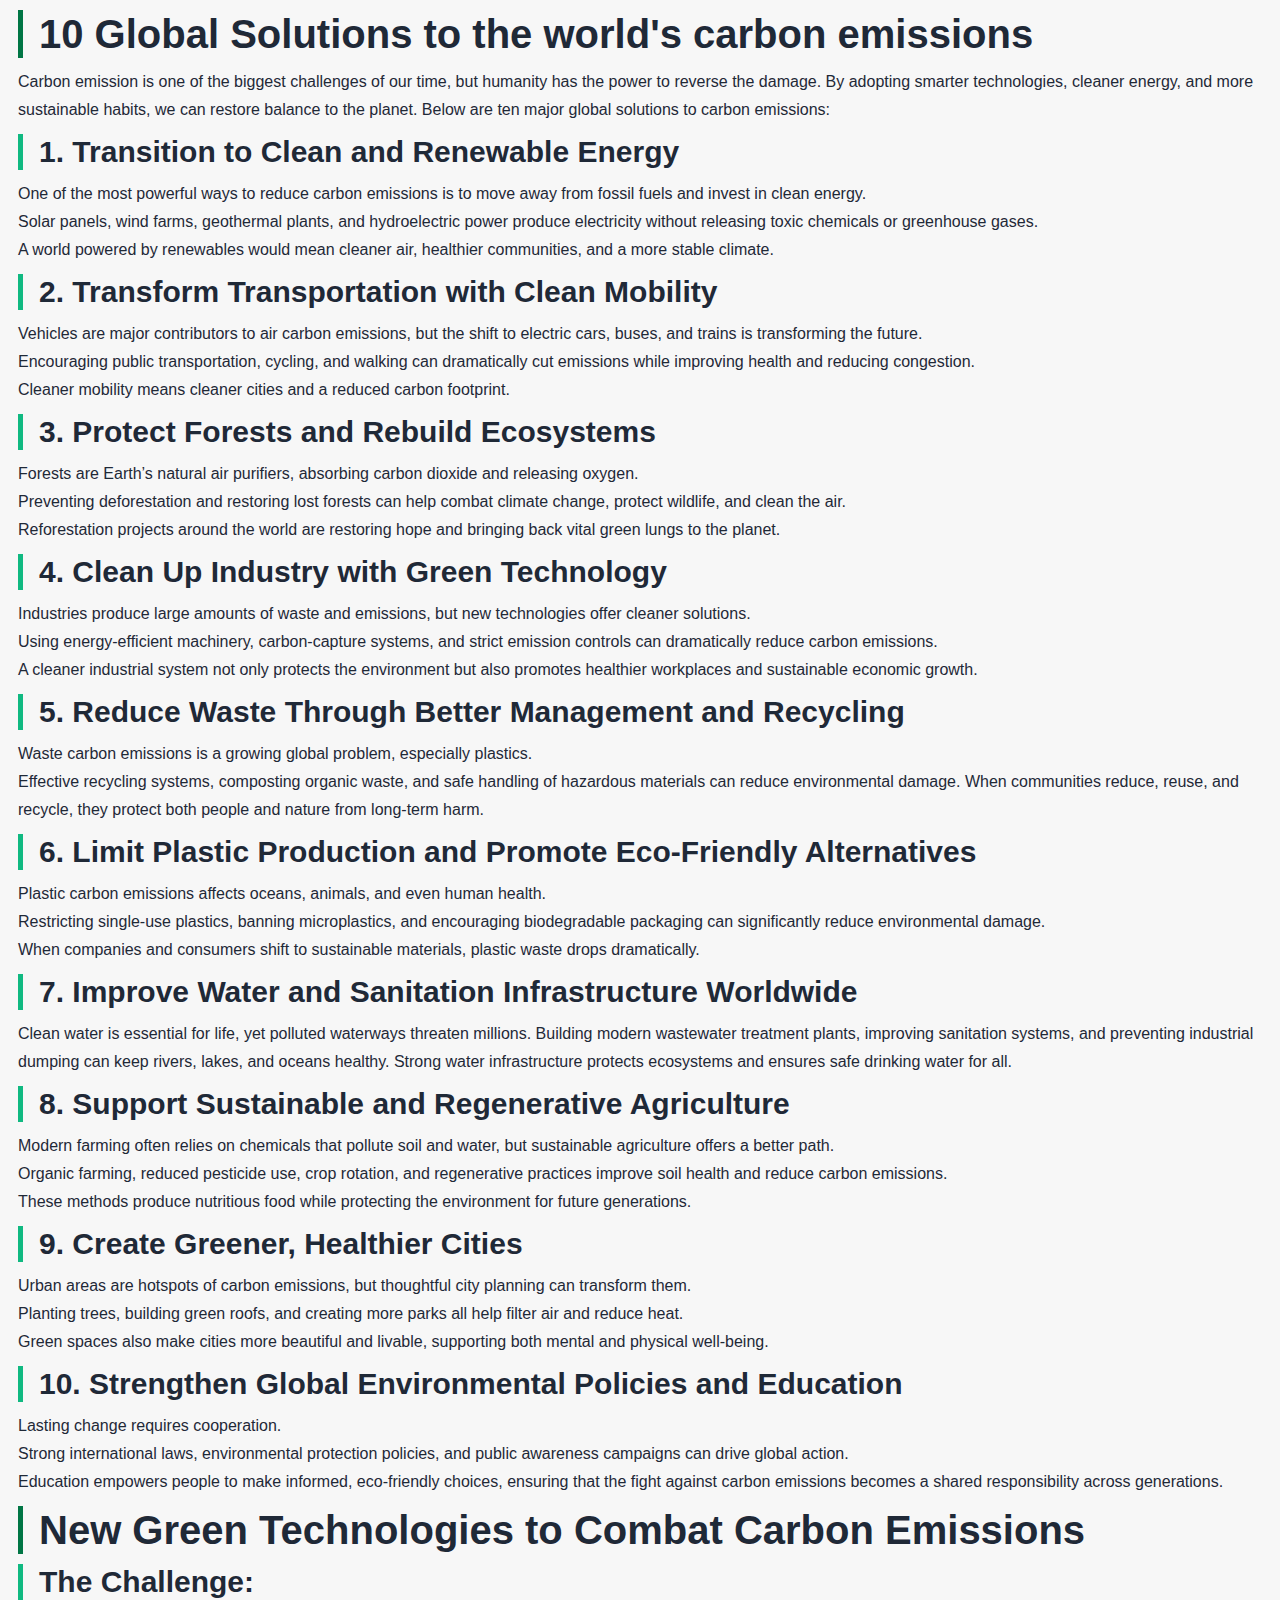
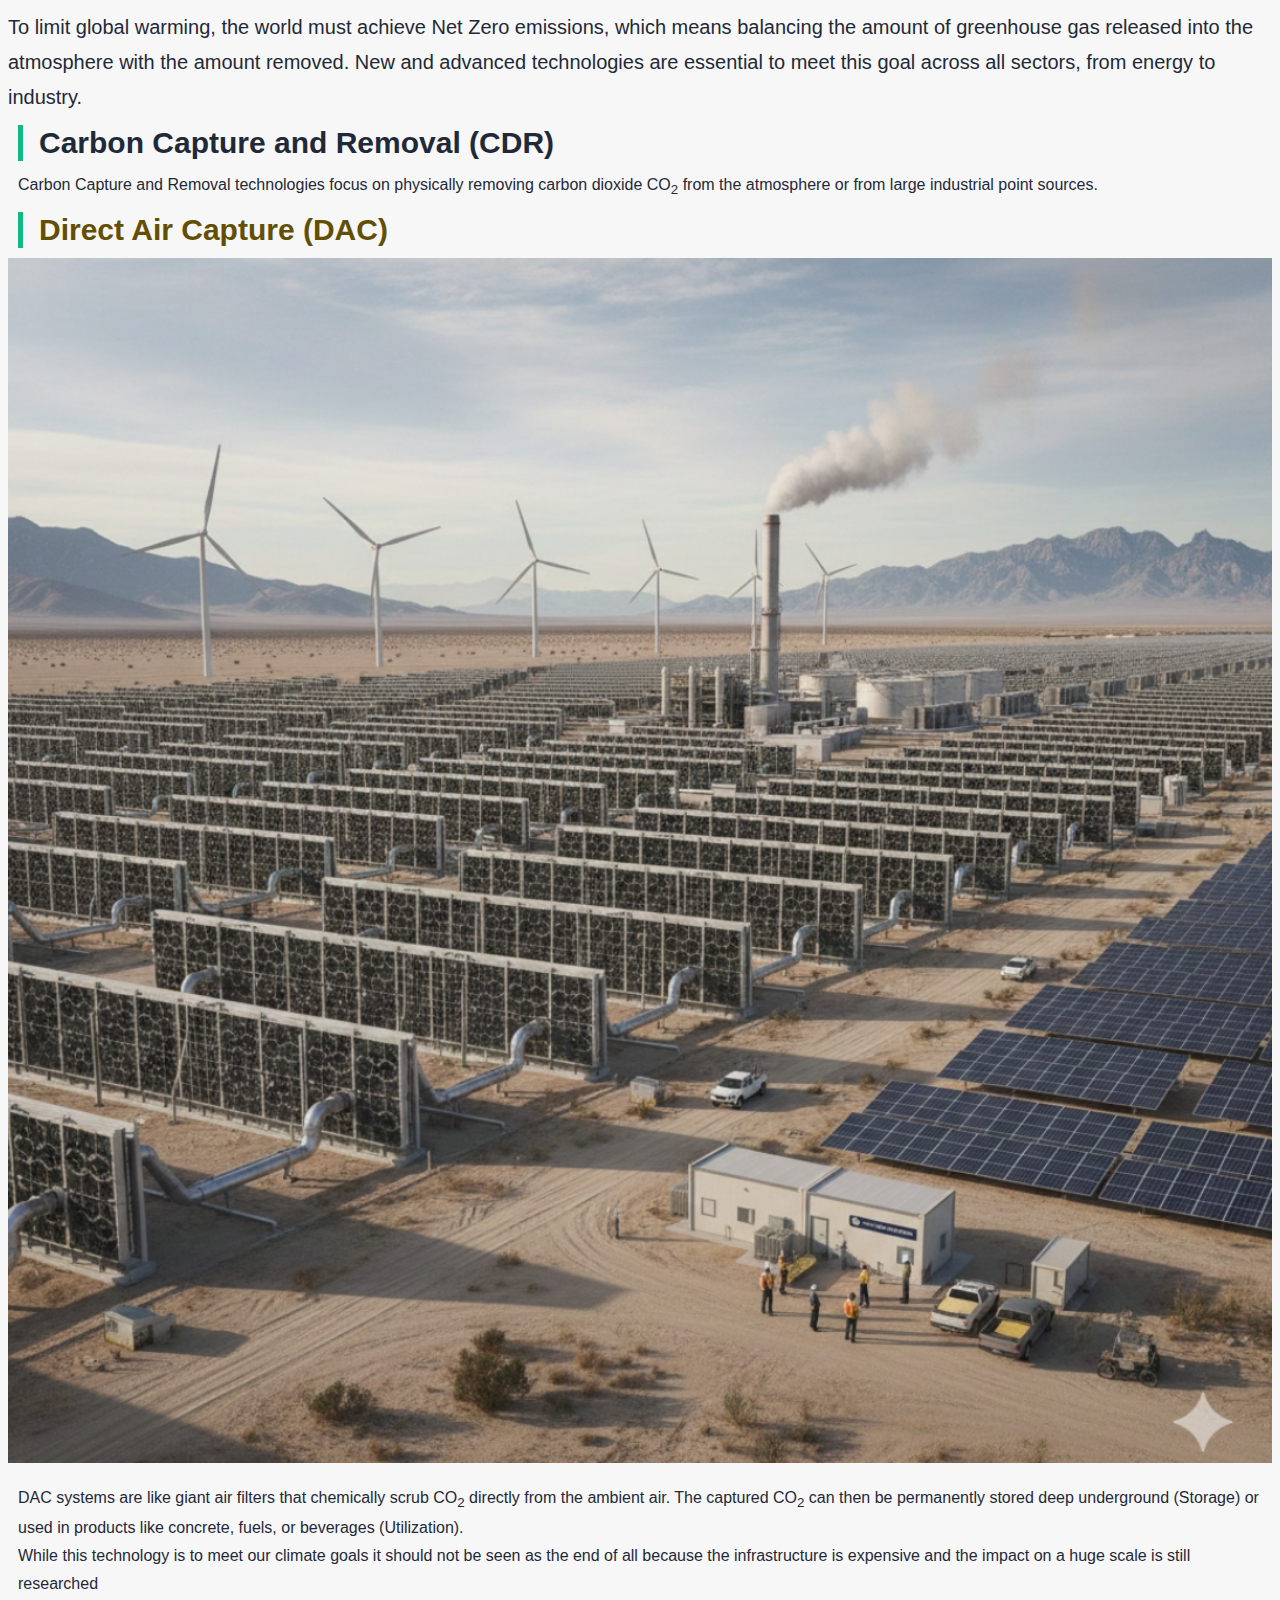
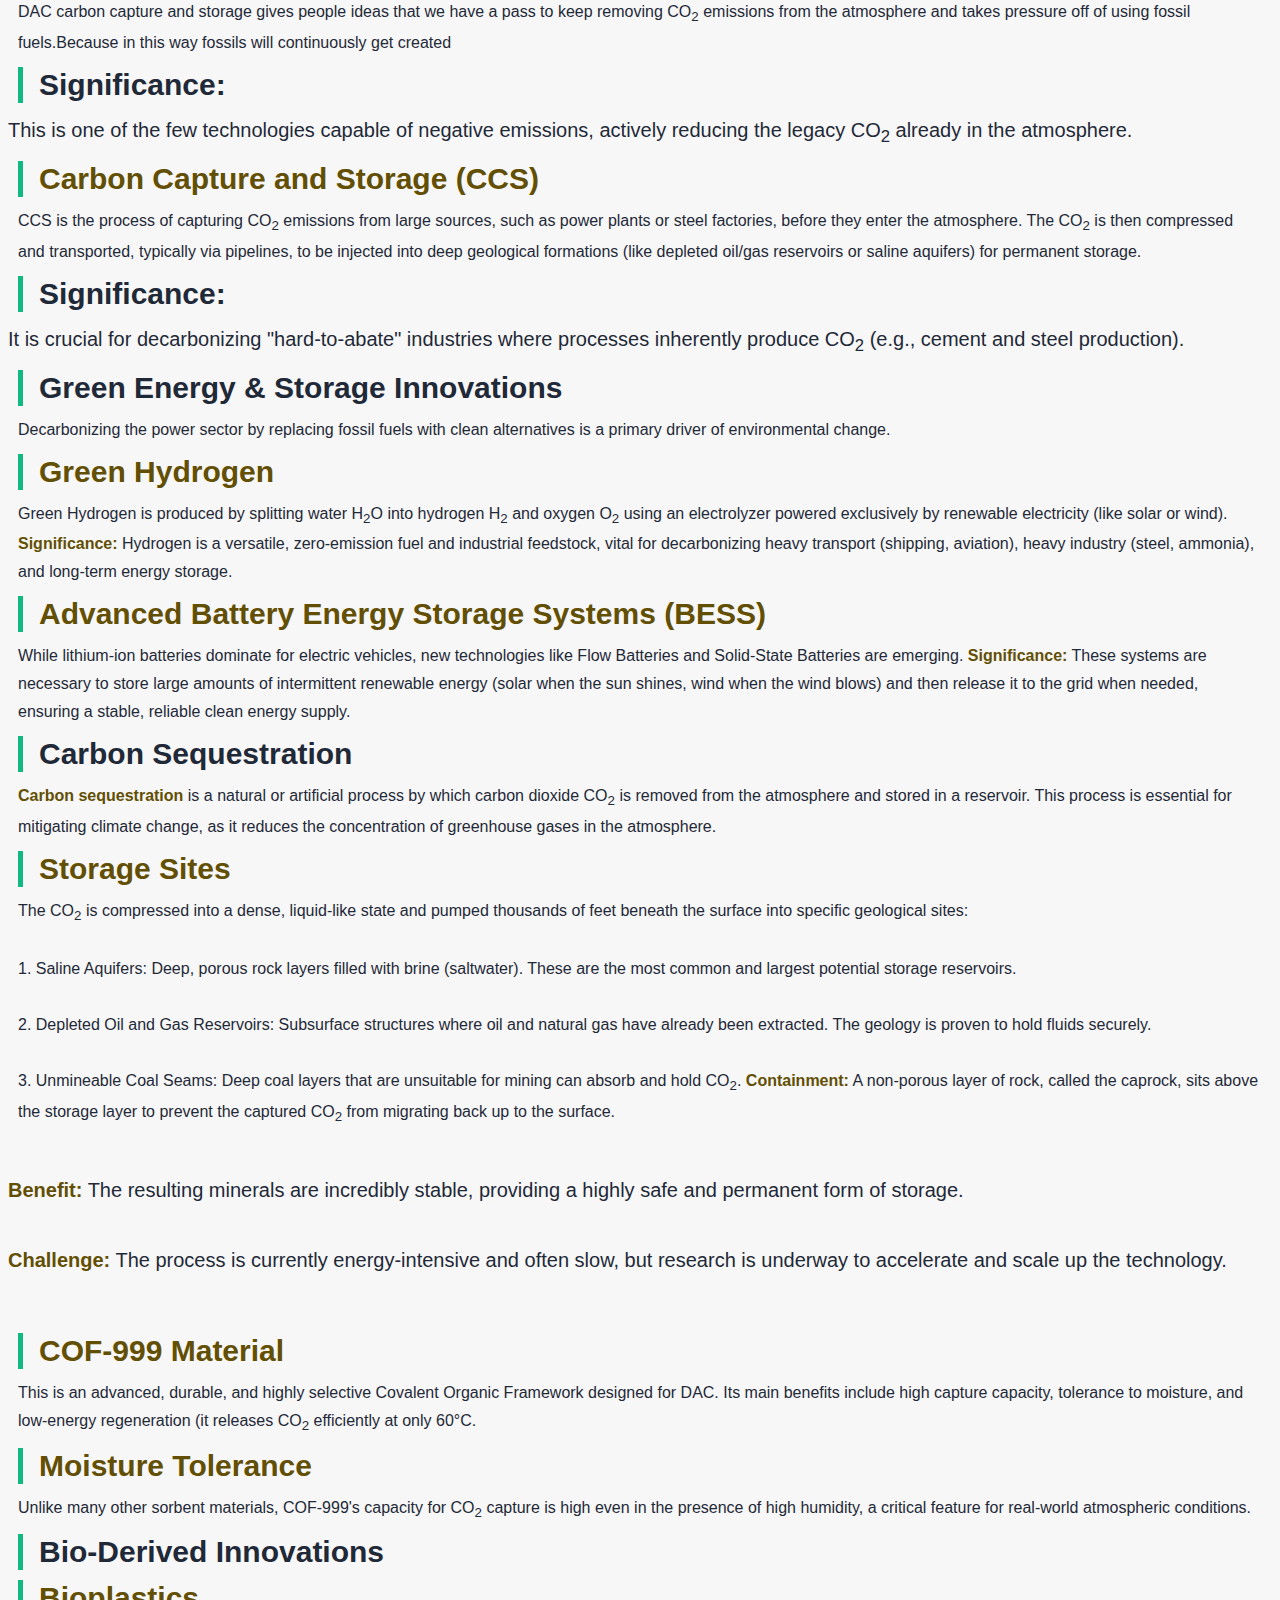
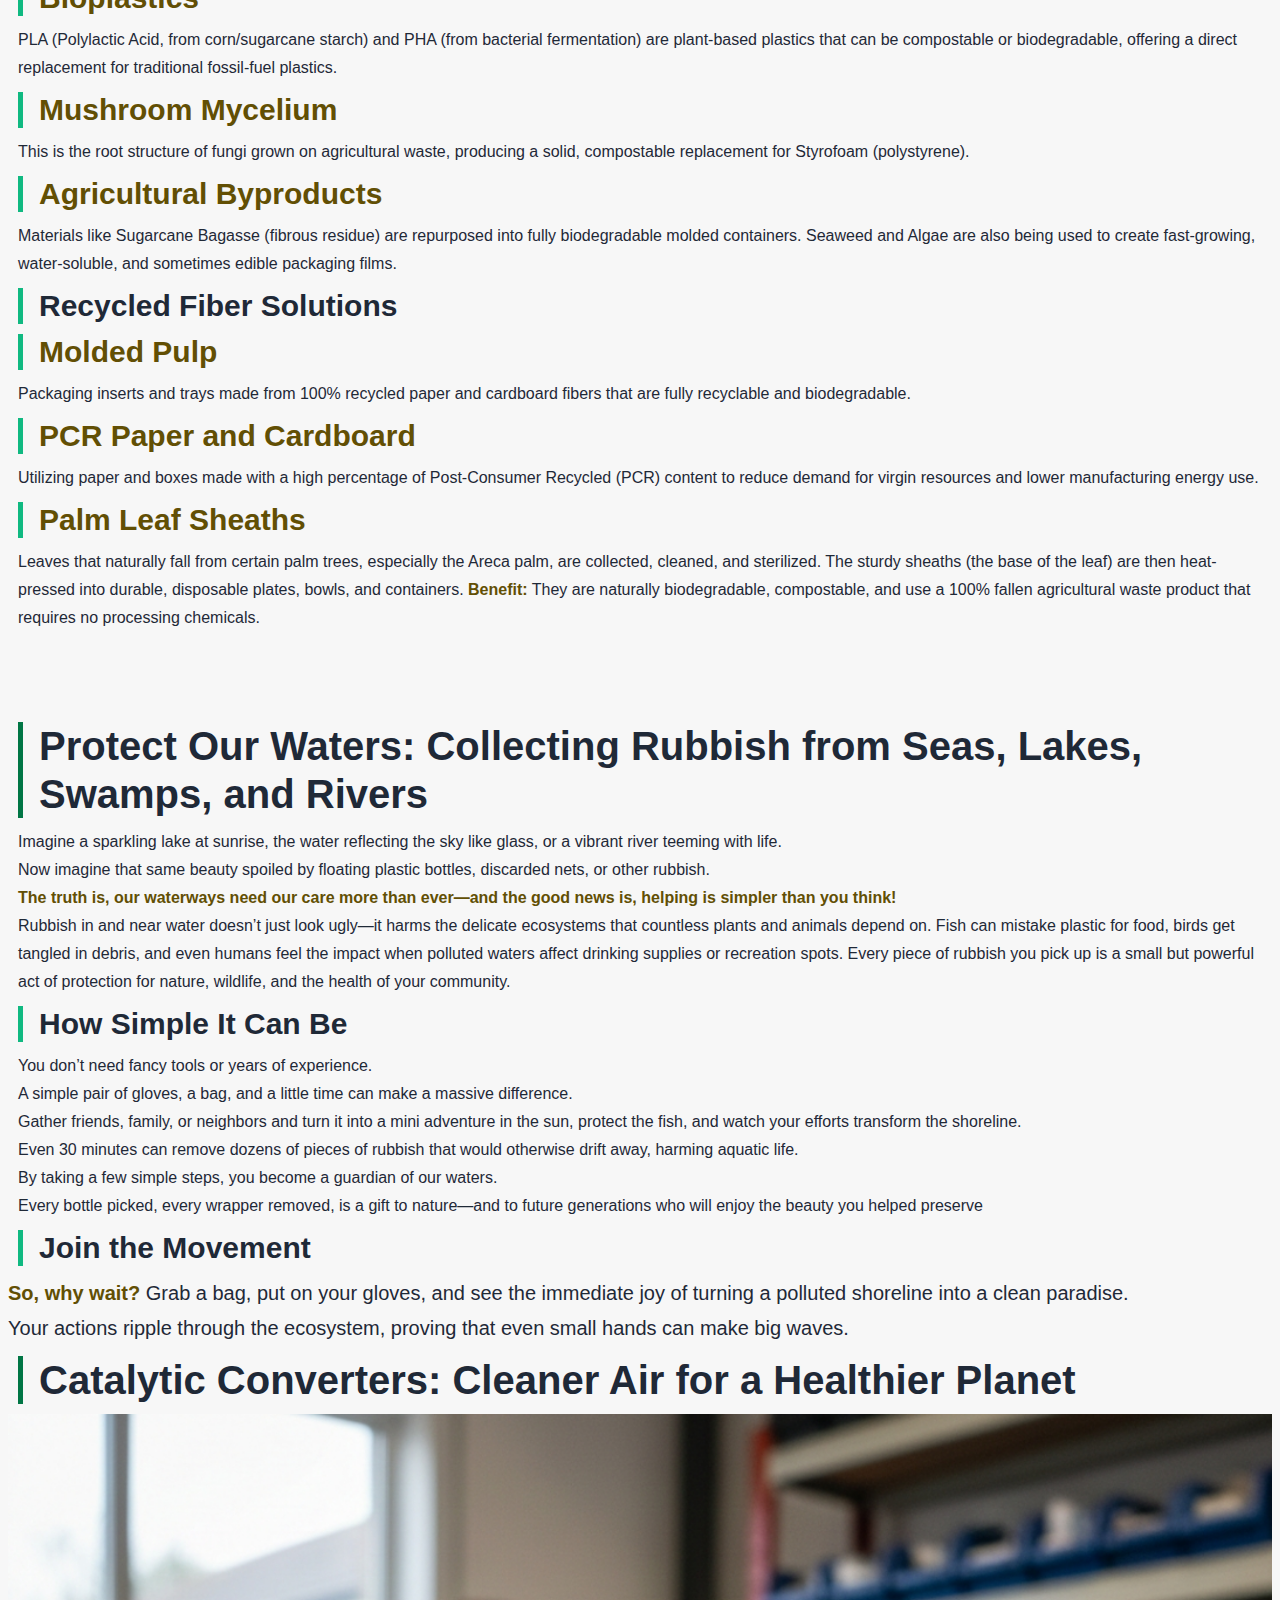
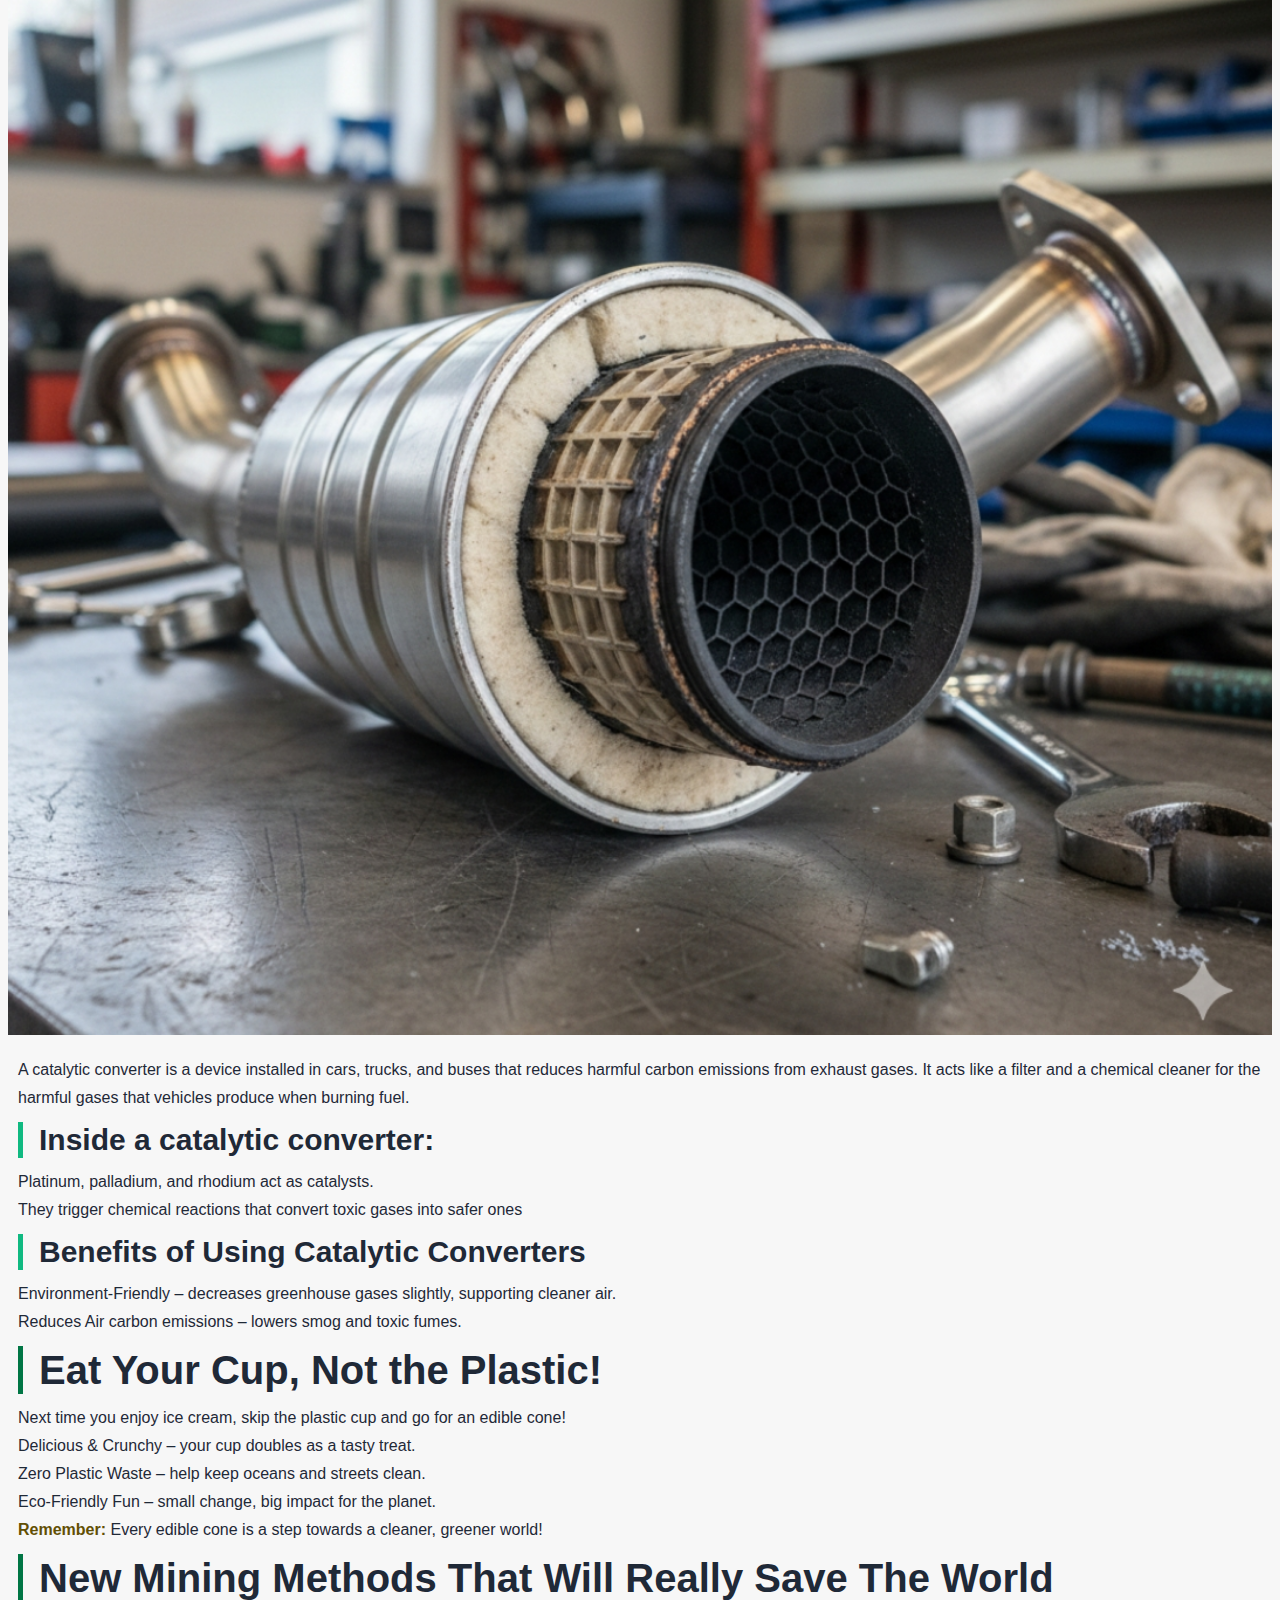
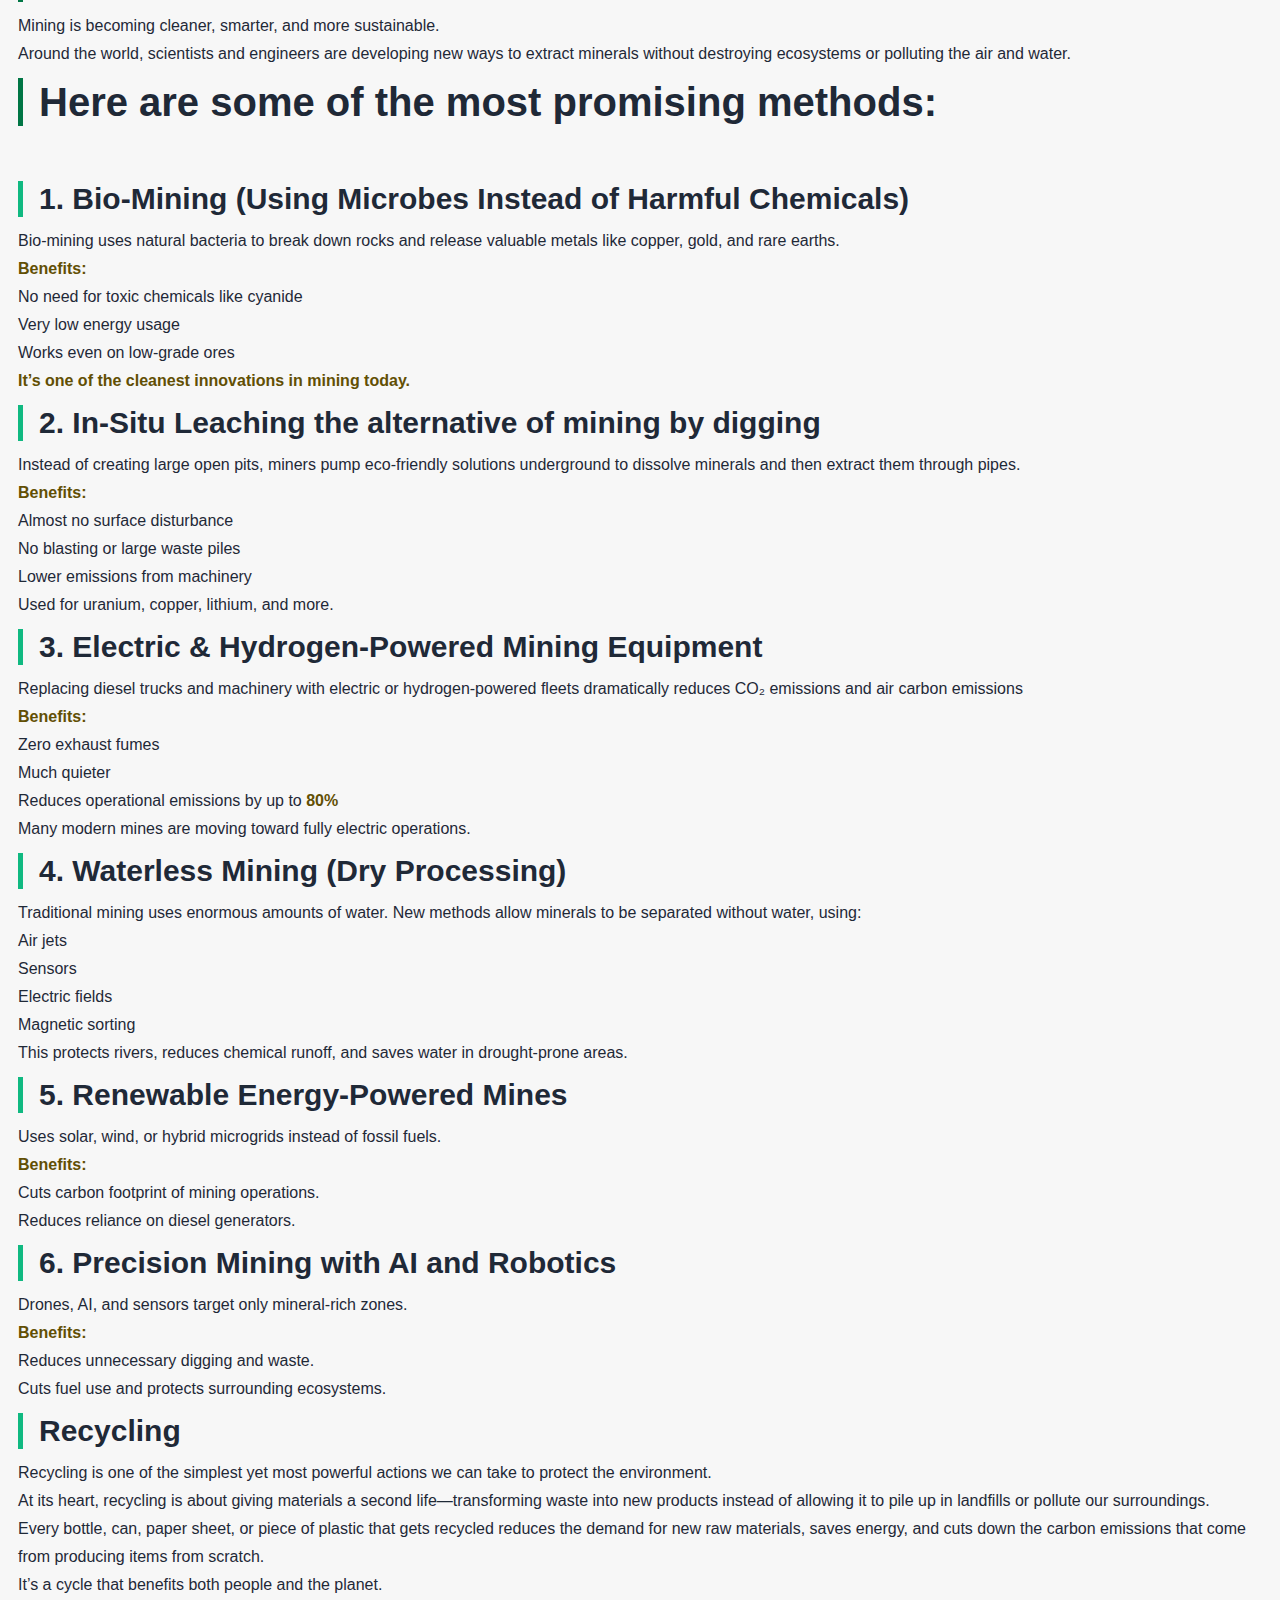
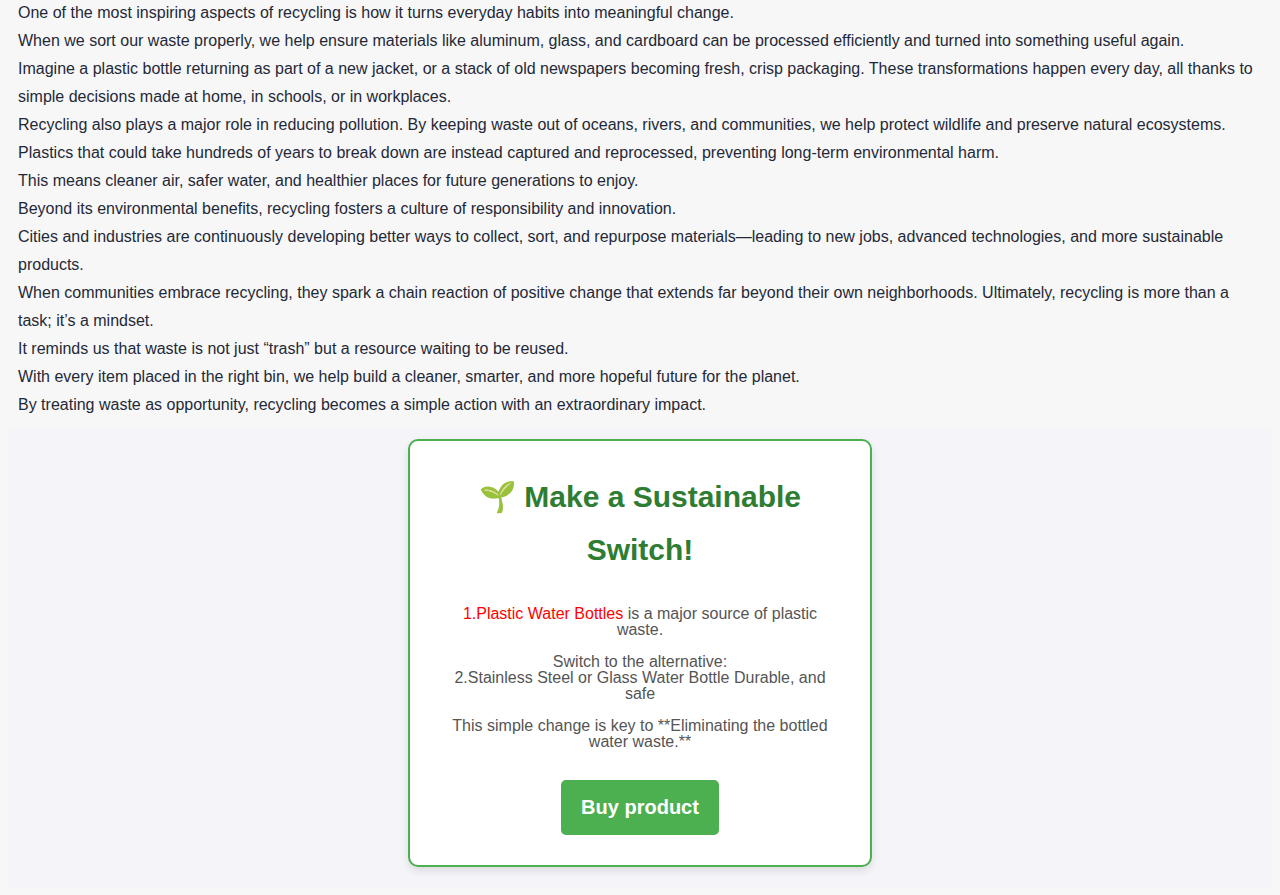
<file: paper3.html>
<!DOCTYPE html>
<html>

<head>    <link rel="shortcut icon" type="image/png" href="anubis.png">
       <link rel="stylesheet" href="https://fonts.googleapis.com/icon?family=Material+Icons" />
       <link rel="stylesheet" href="style.css">
<title>
Latest technologies
</title>
    <style>
        /*  1. Global & White Theme Reset  study this code friend it is provided free  */
        body {
            font-family: Arial, sans-serif;</style>
  <meta charset="UTF-8">
  <meta name="viewport" content="width=device-width, initial-scale=1">
  <title></title>
</head>

<body>
  <h1>10 Global Solutions to the world's carbon emissions</h1>

<p>Carbon emission is one of the biggest challenges of our time, but humanity has the power to reverse the damage. By adopting smarter technologies, cleaner energy, and more sustainable habits, we can restore balance to the planet. Below are ten major global solutions to carbon emissions:




<h2>1. Transition to Clean and Renewable Energy
</h2><p>
One of the most powerful ways to reduce carbon emissions is to move away from fossil fuels and invest in clean energy.   <br>
Solar panels, wind farms, geothermal plants, and hydroelectric power produce electricity without releasing toxic chemicals or greenhouse gases.  <br>
 A world powered by renewables would mean cleaner air, healthier communities, and a more stable climate.




<h2>2. Transform Transportation with Clean Mobility
</h2><p>
Vehicles are major contributors to air carbon emissions, but the shift to electric cars, buses, and trains is transforming the future.   <br>
Encouraging public transportation, cycling, and walking can dramatically cut emissions while improving health and reducing congestion.  <br>
 Cleaner mobility means cleaner cities and a reduced carbon footprint.




<h2>3. Protect Forests and Rebuild Ecosystems
</h2><p>
Forests are Earth’s natural air purifiers, absorbing carbon dioxide and releasing oxygen.  <br>
 Preventing deforestation and restoring lost forests can help combat climate change, protect wildlife, and clean the air.  <br>
 Reforestation projects around the world are restoring hope and bringing back vital green lungs to the planet.




<h2>4. Clean Up Industry with Green Technology</h2>
<p>
Industries produce large amounts of waste and emissions, but new technologies offer cleaner solutions.  <br>
 Using energy-efficient machinery, carbon-capture systems, and strict emission controls can dramatically reduce carbon emissions.  <br>
 A cleaner industrial system not only protects the environment but also promotes healthier workplaces and sustainable economic growth.




<h2>5. Reduce Waste Through Better Management and Recycling</h2>
<p>
Waste carbon emissions is a growing global problem, especially plastics.  <br>
 Effective recycling systems, composting organic waste, and safe handling of hazardous materials can reduce environmental damage. When communities reduce, reuse, and recycle, they protect both people and nature from long-term harm.




<h2>6. Limit Plastic Production and Promote Eco-Friendly Alternatives</h2>
<p>
Plastic carbon emissions affects oceans, animals, and even human health.   <br>
Restricting single-use plastics, banning microplastics, and encouraging biodegradable packaging can significantly reduce environmental damage.   <br>
When companies and consumers shift to sustainable materials, plastic waste drops dramatically.




<h2>7. Improve Water and Sanitation Infrastructure Worldwide</h2>
<p>
Clean water is essential for life, yet polluted waterways threaten millions. Building modern wastewater treatment plants, improving sanitation systems, and preventing industrial dumping can keep rivers, lakes, and oceans healthy. Strong water infrastructure protects ecosystems and ensures safe drinking water for all.




<h2>8. Support Sustainable and Regenerative Agriculture</h2>
<p>
Modern farming often relies on chemicals that pollute soil and water, but sustainable agriculture offers a better path.  <br>
 Organic farming, reduced pesticide use, crop rotation, and regenerative practices improve soil health and reduce carbon emissions.  <br>
 These methods produce nutritious food while protecting the environment for future generations.




<h2>9. Create Greener, Healthier Cities</h2>
<p>
Urban areas are hotspots of carbon emissions, but thoughtful city planning can transform them.   <br>
Planting trees, building green roofs, and creating more parks all help filter air and reduce heat.  <br>
 Green spaces also make cities more beautiful and livable, supporting both mental and physical well-being.


<h2>
10. Strengthen Global Environmental Policies and Education</h2>
<p>
Lasting change requires cooperation.  <br>
 Strong international laws, environmental protection policies, and public awareness campaigns can drive global action.  <br>
 Education empowers people to make informed, eco-friendly choices, ensuring that the fight against carbon emissions becomes a shared responsibility across generations.


  
 <h1>New Green Technologies to Combat Carbon Emissions</h1>
<p>
<h2>The Challenge:</h2> To limit global warming, the world must achieve Net Zero emissions, which means balancing the amount of greenhouse gas released into the atmosphere with the amount removed. New and advanced technologies are essential to meet this goal across all sectors, from energy to industry.
</p>
<h2> Carbon Capture and Removal (CDR)</h2>
<p>
Carbon Capture and Removal technologies focus on physically removing carbon dioxide CO<sub>2</sub>
from the atmosphere or from large industrial point sources.
</p>
<h2><b>Direct Air Capture (DAC)</b></h2>
<img src="img22.jpg">
<p>
DAC systems are like giant air filters that chemically scrub CO<sub>2</sub>
 directly from the ambient air. 

The captured CO<sub>2</sub>
 can then be permanently stored deep underground (Storage) or used in products like concrete, fuels, or beverages (Utilization).  <br>
While this technology is to meet our climate goals it should not be seen as the end of all because the infrastructure is expensive and the impact on a huge scale is still researched  <br>
DAC carbon capture and storage gives people ideas that we have a pass to keep removing CO<sub>2</sub> emissions from the atmosphere and takes pressure off of using fossil fuels.Because in this way fossils will continuously get created

<h2>Significance:</h2> This is one of the few technologies capable of negative emissions, actively reducing the legacy CO<sub>2</sub>
 already in the atmosphere.
</p>

<h2><b>Carbon Capture and Storage (CCS)</b></h2>
<p>
CCS is the process of capturing CO<sub>2</sub>
 emissions from large sources, such as power plants or steel factories, before they enter the atmosphere. 

The CO<sub>2</sub>
  is then compressed and transported, typically via pipelines, to be injected into deep geological formations (like depleted oil/gas reservoirs or saline aquifers) for permanent storage. 

<h2>Significance:</h2> It is crucial for decarbonizing "hard-to-abate" industries where processes inherently produce CO<sub>2</sub>
 (e.g., cement and steel production).
</p>
<h2>Green Energy & Storage Innovations</h2>
<p>
Decarbonizing the power sector by replacing fossil fuels with clean alternatives is a primary driver of environmental change.
</p>
<h2><b>Green Hydrogen</b></h2>
<p>
Green Hydrogen is produced by splitting water H<sub>2</sub>O into hydrogen H<sub>2</sub>
 and oxygen O<sub>2</sub>
 using an electrolyzer powered exclusively by renewable electricity (like solar or wind). 

<b>Significance:</b> Hydrogen is a versatile, zero-emission fuel and industrial feedstock, vital for decarbonizing heavy transport (shipping, aviation), heavy industry (steel, ammonia), and long-term energy storage.
</p>
<h2><b>Advanced Battery Energy Storage Systems (BESS)</b></h2>
<p>
While lithium-ion batteries dominate for electric vehicles, new technologies like Flow Batteries and Solid-State Batteries are emerging. 

<b>Significance:</b> These systems are necessary to store large amounts of intermittent renewable energy (solar when the sun shines, wind when the wind blows) and then release it to the grid when needed, ensuring a stable, reliable clean energy supply.
</p>
 
<p>
  
  <h2>Carbon Sequestration</h2>
<p>
<b>Carbon sequestration</b> is a natural or artificial process by which carbon dioxide CO<sub>2</sub>
 is removed from the atmosphere and stored in a reservoir. This process is essential for mitigating climate change, as it reduces the concentration of greenhouse gases in the atmosphere.
</p>


<h2><b>Storage Sites</b></h2>
<p>
The CO<sub>2</sub> is compressed into a dense, liquid-like state and pumped thousands of feet beneath the surface into specific geological sites: 
  <br>
  <br>

1. Saline Aquifers: Deep, porous rock layers filled with brine (saltwater). These are the most common and largest potential storage reservoirs. 
  <br>
  <br>

2. Depleted Oil and Gas Reservoirs: Subsurface structures where oil and natural gas have already been extracted. The geology is proven to hold fluids securely. 
  <br>
  <br>

3. Unmineable Coal Seams: Deep coal layers that are unsuitable for mining can absorb and hold CO<sub>2</sub>. 

<b>Containment:</b> A non-porous layer of rock, called the caprock, sits above the storage layer to prevent the captured CO<sub>2</sub> from migrating back up to the surface.
</p>

  <br>

<b>Benefit:</b> The resulting minerals are incredibly stable, providing a highly safe and permanent form of storage. 
   <br>
  <br>
 

<b>Challenge:</b> The process is currently energy-intensive and often slow, but research is underway to accelerate and scale up the technology.
</p>  <br>
  
      
<h2><b>COF-999 Material</b></h2>
<p>
This is an advanced, durable, and highly selective Covalent Organic Framework designed for DAC. Its main benefits include high capture capacity, tolerance to moisture, and low-energy regeneration (it releases CO<sub>2</sub> efficiently at only 60°C.
</p>  
<h2><b>Moisture Tolerance</b></h2>
<p>
Unlike many other sorbent materials, COF-999's capacity for CO<sub>2</sub> capture is high even in the presence of high humidity, a critical feature for real-world atmospheric conditions.
</p>
 

</p>
<h2>Bio-Derived Innovations</h2>
<h2><b>Bioplastics</b></h2>
<p>
PLA (Polylactic Acid, from corn/sugarcane starch) and PHA (from bacterial fermentation) are plant-based plastics that can be compostable or biodegradable, offering a direct replacement for traditional fossil-fuel plastics.
</p>
<h2><b>Mushroom Mycelium</b></h2>
<p>
This is the root structure of fungi grown on agricultural waste, producing a solid, compostable replacement for Styrofoam (polystyrene).
</p>
<h2><b>Agricultural Byproducts</b></h2>
<p>
Materials like Sugarcane Bagasse (fibrous residue) are repurposed into fully biodegradable molded containers. Seaweed and Algae are also being used to create fast-growing, water-soluble, and sometimes edible packaging films.
</p>
<h2>Recycled Fiber Solutions</h2>
<h2><b>Molded Pulp</b></h2>
<p>
Packaging inserts and trays made from 100% recycled paper and cardboard fibers that are fully recyclable and biodegradable.
</p>
<h2><b>PCR Paper and Cardboard</b></h2>
<p>
Utilizing paper and boxes made with a high percentage of Post-Consumer Recycled (PCR) content to reduce demand for virgin resources and lower manufacturing energy use.
</p>
 <h2><b>Palm Leaf Sheaths</b></h2>
<p>
Leaves that naturally fall from certain palm trees, especially the Areca palm, are collected, cleaned, and sterilized. 

The sturdy sheaths (the base of the leaf) are then heat-pressed into durable, disposable plates, bowls, and containers. 

<b>Benefit:</b> They are naturally biodegradable, compostable, and use a 100% fallen agricultural waste product that requires no processing chemicals.
</p>
  <br>
  <br>


  
  <h1>
   Protect Our Waters: Collecting Rubbish from Seas, Lakes, Swamps, and Rivers
  </h1>
 <p>
  Imagine a sparkling lake at sunrise, the water reflecting the sky like glass, or a vibrant river teeming with life.  <br>
 Now imagine that same beauty spoiled by floating plastic bottles, discarded nets, or other rubbish.  <br><b>
 The truth is, our waterways need our care more than ever—and the good news is, helping is simpler than you think! </b>  <br>
 Rubbish in and near water doesn’t just look ugly—it harms the delicate ecosystems that countless plants and animals depend on. Fish can mistake plastic for food, birds get tangled in debris, and even humans feel the impact when polluted waters affect drinking supplies or recreation spots. Every piece of rubbish you pick up is a small but powerful act of protection for nature, wildlife, and the health of your community.  <br>
<h2>How Simple It Can Be</h2>
<p>You don’t need fancy tools or years of experience.  <br>
 A simple pair of gloves, a bag, and a little time can make a massive difference.  <br>
 Gather friends, family, or neighbors and turn it into a mini adventure in the sun, protect the fish, and watch your efforts transform the shoreline.  <br>
 Even 30 minutes can remove dozens of pieces of rubbish that would otherwise drift away, harming aquatic life.  <br>

By taking a few simple steps, you become a guardian of our waters.   <br>
Every bottle picked, every wrapper removed, is a gift to nature—and to future generations who will enjoy the beauty you helped preserve  <br>
<h2>Join the Movement</h2>
<b>So, why wait? </b>Grab a bag, put on your gloves, and see the immediate joy of turning a polluted shoreline into a clean paradise.  <br>
 Your actions ripple through the ecosystem, proving that even small hands can make big waves.
<br>

 <h1>Catalytic Converters: Cleaner Air for a Healthier Planet</h1>
 <img src="img12.jpg">
<p>
A catalytic converter is a device installed in cars, trucks, and buses that reduces harmful carbon emissions from exhaust gases. It acts like a filter and a chemical cleaner for the harmful gases that vehicles produce when burning fuel.  <br>

<h2>Inside a catalytic converter:</h2>
   <p>
Platinum, palladium, and rhodium act as catalysts.
  <br>
They trigger chemical reactions that convert toxic gases into safer ones
<h2>Benefits of Using Catalytic Converters</h2>
<p>Environment-Friendly – decreases greenhouse gases slightly, supporting cleaner air.  <br>
Reduces Air carbon emissions – lowers smog and toxic fumes.
<h1> Eat Your Cup, Not the Plastic!</h1>
 <p>Next time you enjoy ice cream, skip the plastic cup and go for an edible cone!
  <br>
Delicious & Crunchy – your cup doubles as a tasty treat.  <br>
Zero Plastic Waste – help keep oceans and streets clean.  <br>
Eco-Friendly Fun – small change, big impact for the planet.  <br>
<b>Remember:</b> Every edible cone is a step towards a cleaner, greener world! 
 </p>
  <h1>New Mining Methods That Will Really Save The World</h1>
  <p>Mining is becoming cleaner, smarter, and more sustainable.   <br>
Around the world, scientists and engineers are developing new ways to extract minerals without destroying ecosystems or polluting the air and water.     <br>
<h1>Here are some of the most promising methods:</h1>  <br>

<h2>1. Bio-Mining (Using Microbes Instead of Harmful Chemicals)</h2>
<p>
Bio-mining uses natural bacteria to break down rocks and release valuable metals like copper, gold, and rare earths.    <br>
 <b> Benefits:</b>  <br>

    
No need for toxic chemicals like cyanide
    <br>
Very low energy usage
    <br>
Works even on low-grade ores   <br>
<b>It’s one of the cleanest innovations in mining today.</b></p>
<h2>2. In-Situ Leaching the alternative of mining by digging</h2>
<p>
Instead of creating large open pits, miners pump eco-friendly solutions underground to dissolve minerals and then extract them through pipes.
   <br>
   <b> Benefits:</b>  <br>

Almost no surface disturbance
    <br>
No blasting or large waste piles
    <br>
Lower emissions from machinery
    <br>
Used for uranium, copper, lithium, and more.
<h2>
3. Electric & Hydrogen-Powered Mining Equipment
</h2><p>Replacing diesel trucks and machinery with electric or hydrogen-powered fleets dramatically reduces CO₂ emissions and air carbon emissions
    <br><b> Benefits:</b>  <br>
Zero exhaust fumes
    <br>
Much quieter
    <br>
Reduces operational emissions by up to<b> 80%</b>  <br>

Many modern mines are moving toward fully electric operations.</p>
<h2>4. Waterless Mining (Dry Processing)</h2> 
  <p>
Traditional mining uses enormous amounts of water. New methods allow minerals to be separated without water, using:
    <br>
Air jets
    <br>
Sensors
    <br>
Electric fields
    <br>
Magnetic sorting
    <br>
This protects rivers, reduces chemical runoff, and saves water in drought-prone areas.</p>


<h2>5. Renewable Energy-Powered Mines</h2>
<p>
Uses solar, wind, or hybrid microgrids instead of fossil fuels.
   <br> <b> Benefits:</b>  <br>

Cuts carbon footprint of mining operations.
   <br>
Reduces reliance on diesel generators.
</p>
<h2>6. Precision Mining with AI and Robotics</h2>
<p>
Drones, AI, and sensors target only mineral-rich zones.
    <br><b> Benefits:</b>  <br>
Reduces unnecessary digging and waste.
  <br>
Cuts fuel use and protects surrounding ecosystems.

<h2>
  Recycling 
</h2><p>Recycling is one of the simplest yet most powerful actions we can take to protect the environment.  <br>
 At its heart, recycling is about giving materials a second life—transforming waste into new products instead of allowing it to pile up in landfills or pollute our surroundings.  <br>
 Every bottle, can, paper sheet, or piece of plastic that gets recycled reduces the demand for new raw materials, saves energy, and cuts down the carbon emissions that come from producing items from scratch.  <br>
 It’s a cycle that benefits both people and the planet.
  <br>

One of the most inspiring aspects of recycling is how it turns everyday habits into meaningful change.  <br>
 When we sort our waste properly, we help ensure materials like aluminum, glass, and cardboard can be processed efficiently and turned into something useful again.   <br>
Imagine a plastic bottle returning as part of a new jacket, or a stack of old newspapers becoming fresh, crisp packaging. These transformations happen every day, all thanks to simple decisions made at home, in schools, or in workplaces.
  <br>

Recycling also plays a major role in reducing pollution. By keeping waste out of oceans, rivers, and communities, we help protect wildlife and preserve natural ecosystems.   <br>
Plastics that could take hundreds of years to break down are instead captured and reprocessed, preventing long-term environmental harm.  <br>
 This means cleaner air, safer water, and healthier places for future generations to enjoy.
  <br>

Beyond its environmental benefits, recycling fosters a culture of responsibility and innovation.  <br>
 Cities and industries are continuously developing better ways to collect, sort, and repurpose materials—leading to new jobs, advanced technologies, and more sustainable products.   <br>
When communities embrace recycling, they spark a chain reaction of positive change that extends far beyond their own neighborhoods.

Ultimately, recycling is more than a task; it’s a mindset.  <br>
 It reminds us that waste is not just “trash” but a resource waiting to be reused.  <br>
 With every item placed in the right bin, we help build a cleaner, smarter, and more hopeful future for the planet.   <br>
By treating waste as opportunity, recycling becomes a simple action with an extraordinary impact.



<style>
        /* CSS to center the box and style it as a pressable link */
        #body {
            font-family: Arial, sans-serif;
            background-color: #f4f4f9;
            /* Center horizontally */
            display: flex; 
            justify-content: center;
            /* Removed align-items: center; and height: 100vh;
               to allow margin-top on the box to work */
            min-height: 10vh; /* Use min-height to ensure background covers the screen */
            margin-top: 0; /* Ensures no unintended margin on the body container */
            padding-bottom: 20px; /* Add some padding at the bottom */
        }

        /* The link element acts as the box */
        .pressable-box-link {
            /* INSTRUCTION: Add margin-top: 10px; */
            margin-top: 10px; 
            /* Inherit message-box styles */
            background-color: #ffffff;
            border: 2px solid #4CAF50; /* Green border */
            border-radius: 10px;
            padding: 30px;
            max-width: 400px;
            box-shadow: 0 4px 8px rgba(0, 0, 0, 0.1);
            text-align: center;
            /* Ensure it acts like a block element with a set width */
            display: block; 
            /* Remove default link styling */
            text-decoration: none;
            color: inherit;
            
            /* Transition for hover effect */
            transition: background-color 0.3s ease, transform 0.1s ease, box-shadow 0.3s ease;
        }

        .pressable-box-link:hover {
            /* Hover/Press effect */
            background-color: #e8f5e9; /* Very light green background on hover */
            transform: translateY(-3px); /* Noticeable lift effect */
            border-color: #388e3c; /* Darker border on hover */
            box-shadow: 0 6px 12px rgba(0, 0, 0, 0.15); /* Stronger shadow */
            cursor: pointer; /* Change cursor to indicate it's pressable */
        }
        
        .pressable-box-link h3 {
            color: #2e7d32; /* Darker green for heading */
            margin-top: 0;
            font-size: 1.5em;
        }

        .pressable-box-link p {
            color: #555;
            line-height: 1;
        }

        .cta-button {
            display: inline-block;
            margin-top: 20px;
            padding: 10px 20px;
            background-color: #4CAF50; /* Main green color */
            color: white;
            text-decoration: none;
            border-radius: 5px;
            font-weight: bold;
            /* Prevent the inner button from changing on outer box hover */
            pointer-events: none; 
        }
    </style>
</head>
<body>
<div id="body">
    <a href="#114" class="pressable-box-link">
        <h3>🌱 Make a Sustainable Switch!</h3>
        <p>
            <span style="color: red;">1.Plastic Water Bottles</span> is a major source of plastic waste.
            <br><br>
            Switch to the alternative:
            <br>
            2.Stainless Steel or Glass Water Bottle Durable, and safe
            

            <br><br>
            This simple change is key to **Eliminating the bottled water waste.**
        </p>
        
        <span class="cta-button">
            Buy product
        </span>
    </a>
</div>
 
</body>

</html>
</file>
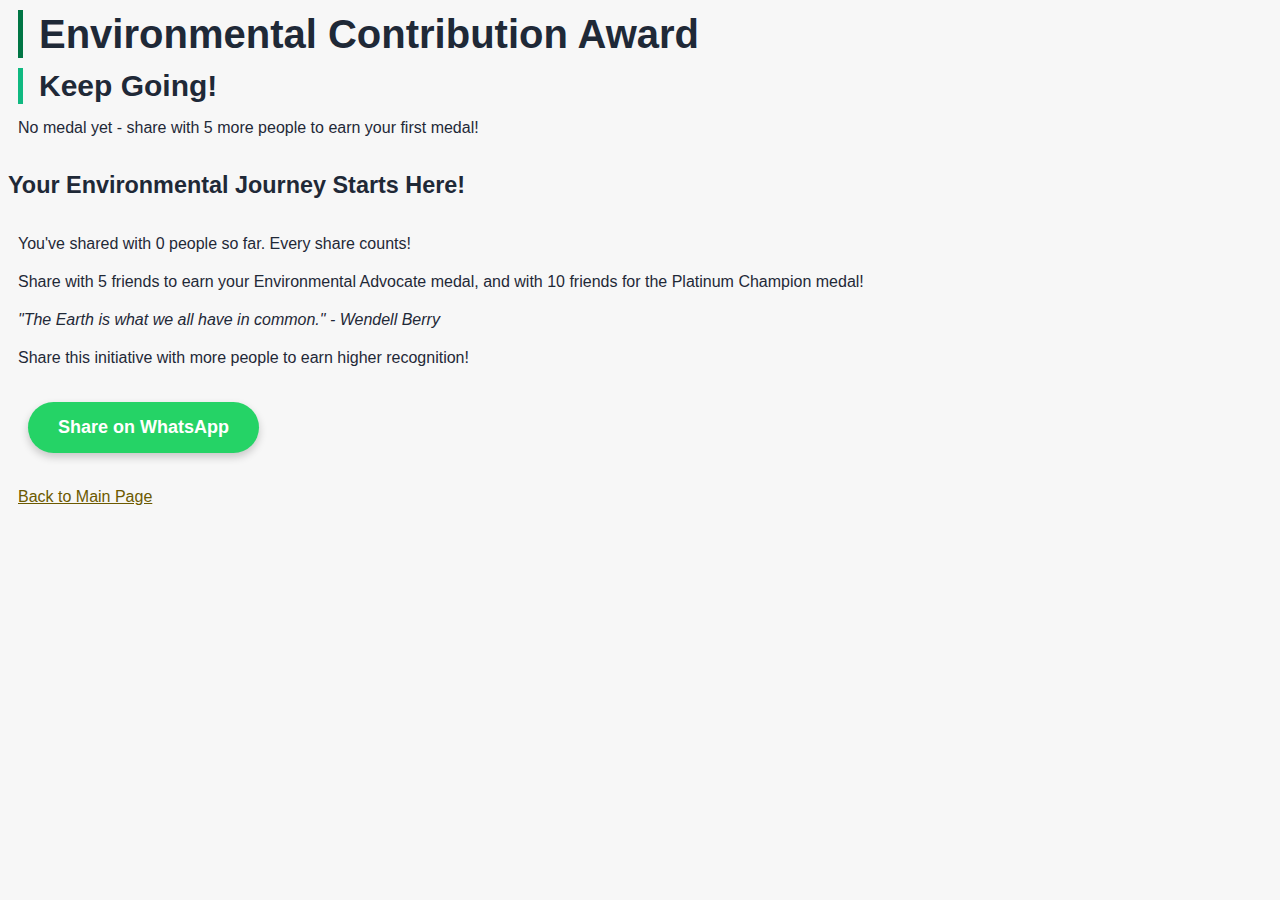
<file: paper6.html>
<!DOCTYPE html>
<html lang="en">
<head>
    <meta charset="UTF-8">
    <meta name="viewport" content="width=device-width, initial-scale=1.0">
    <title>Your Environmental Contribution</title>
    <link rel="stylesheet" href="style.css">
    <style>
        /* Minimal CSS only for buttons as requested */
        .share-button {
            background-color: #25D366;
            color: white;
            border: none;
            padding: 15px 30px;
            font-size: 18px;
            border-radius: 50px;
            cursor: pointer;
            font-weight: bold;
            margin: 20px;
            box-shadow: 0 4px 8px rgba(0,0,0,0.2);
            transition: transform 0.2s;
        }
        .share-button:hover {
            transform: scale(1.05);
        }
        .share-button:active {
            transform: scale(0.95);
        }
    </style>
</head>
<body>
    <div id="content">
        <h1>Environmental Contribution Award</h1>
        
        <div id="medal-container">
            <!-- Medals will appear here based on share count -->
        </div>
        
        <div id="message">
            <!-- Dynamic message will appear here -->
        </div>
        
        <p>Share this initiative with more people to earn higher recognition!</p>
        
        <button class="share-button" onclick="shareToWhatsApp()">
            Share on WhatsApp
        </button>
        
        <p><a href="index.html">Back to Main Page</a></p>
    </div>

    <script>
        // Get share count from localStorage
        let shareCount = localStorage.getItem('environmentShareCount') || 0;
        shareCount = parseInt(shareCount);
        
        // Get medal container and message elements
        const medalContainer = document.getElementById('medal-container');
        const messageDiv = document.getElementById('message');
        
        // Display appropriate medal based on share count
        if (shareCount >= 10) {
            medalContainer.innerHTML = `
                <h2>🌟 Environmental guidian Champion! 🌟</h2>
                <img src="medal2.jpg" alt="Platinum Medal" style="max-width: 300px; border: 5px solid gold; border-radius: 10px;">
                <p><strong>You've shared with 10+ people!</strong></p>
            `;
            messageDiv.innerHTML = `
                <h3>Congratulations, Environmental Hero!</h3>
                <p>You have made a <strong>significant impact</strong> by spreading environmental awareness to ${shareCount} people!</p>
                <p>Your dedication to our planet is truly inspiring. Because of your efforts, more people are now aware of how to protect our environment.</p>
                <p>Thank you for being a true champion for our planet! Every share contributes to a greener future.</p>
                <p><em>"The greatest threat to our planet is the belief that someone else will save it." - Robert Swan</em></p>
            `;
        } else if (shareCount >= 5) {
            medalContainer.innerHTML = `
                <h2>🥉 Environmental Advocate!</h2>
                <img src="medal.jpg" alt="Bronze Medal" style="max-width: 250px; border: 3px solid #cd7f32; border-radius: 10px;">
                <p><strong>You've shared with 5+ people!</strong></p>
            `;
            messageDiv.innerHTML = `
                <h3>Great work, Environmental Advocate!</h3>
                <p>You have contributed to environmental awareness by sharing with ${shareCount} people!</p>
                <p>Your efforts are making a real difference. Each person you educate brings us one step closer to a sustainable future.</p>
                <p>Keep sharing! Only ${10 - shareCount} more shares to reach Platinum level!</p>
                <p><em>"The environment is where we all meet; where we all have a mutual interest." - Lady Bird Johnson</em></p>
            `;
        } else {
            medalContainer.innerHTML = `
                <h2>Keep Going!</h2>
                <p>No medal yet - share with ${5 - shareCount} more people to earn your first medal!</p>
            `;
            messageDiv.innerHTML = `
                <h3>Your Environmental Journey Starts Here!</h3>
                <p>You've shared with ${shareCount} people so far. Every share counts!</p>
                <p>Share with 5 friends to earn your Environmental Advocate medal, and with 10 friends for the Platinum Champion medal!</p>
                <p><em>"The Earth is what we all have in common." - Wendell Berry</em></p>
            `;
        }
        
        // WhatsApp sharing function
        function shareToWhatsApp() {
            // Increment share count
            shareCount++;
            localStorage.setItem('environmentShareCount', shareCount);
            
            // Create share message
            const shareText = "Join me in supporting environmental awareness! I've already shared this with " + shareCount + " people. Every share helps our planet! 🌍";
            const shareUrl = window.location.origin + window.location.pathname;
            const whatsappMessage = encodeURIComponent(shareText + " " + shareUrl);
            
            // Open WhatsApp
            window.open(`https://wa.me/?text=${whatsappMessage}`, '_blank');
            
            // Reload to show updated medal
            setTimeout(() => {
                window.location.reload();
            }, 1000);
        }
    </script>
</body>
</html>
</file>
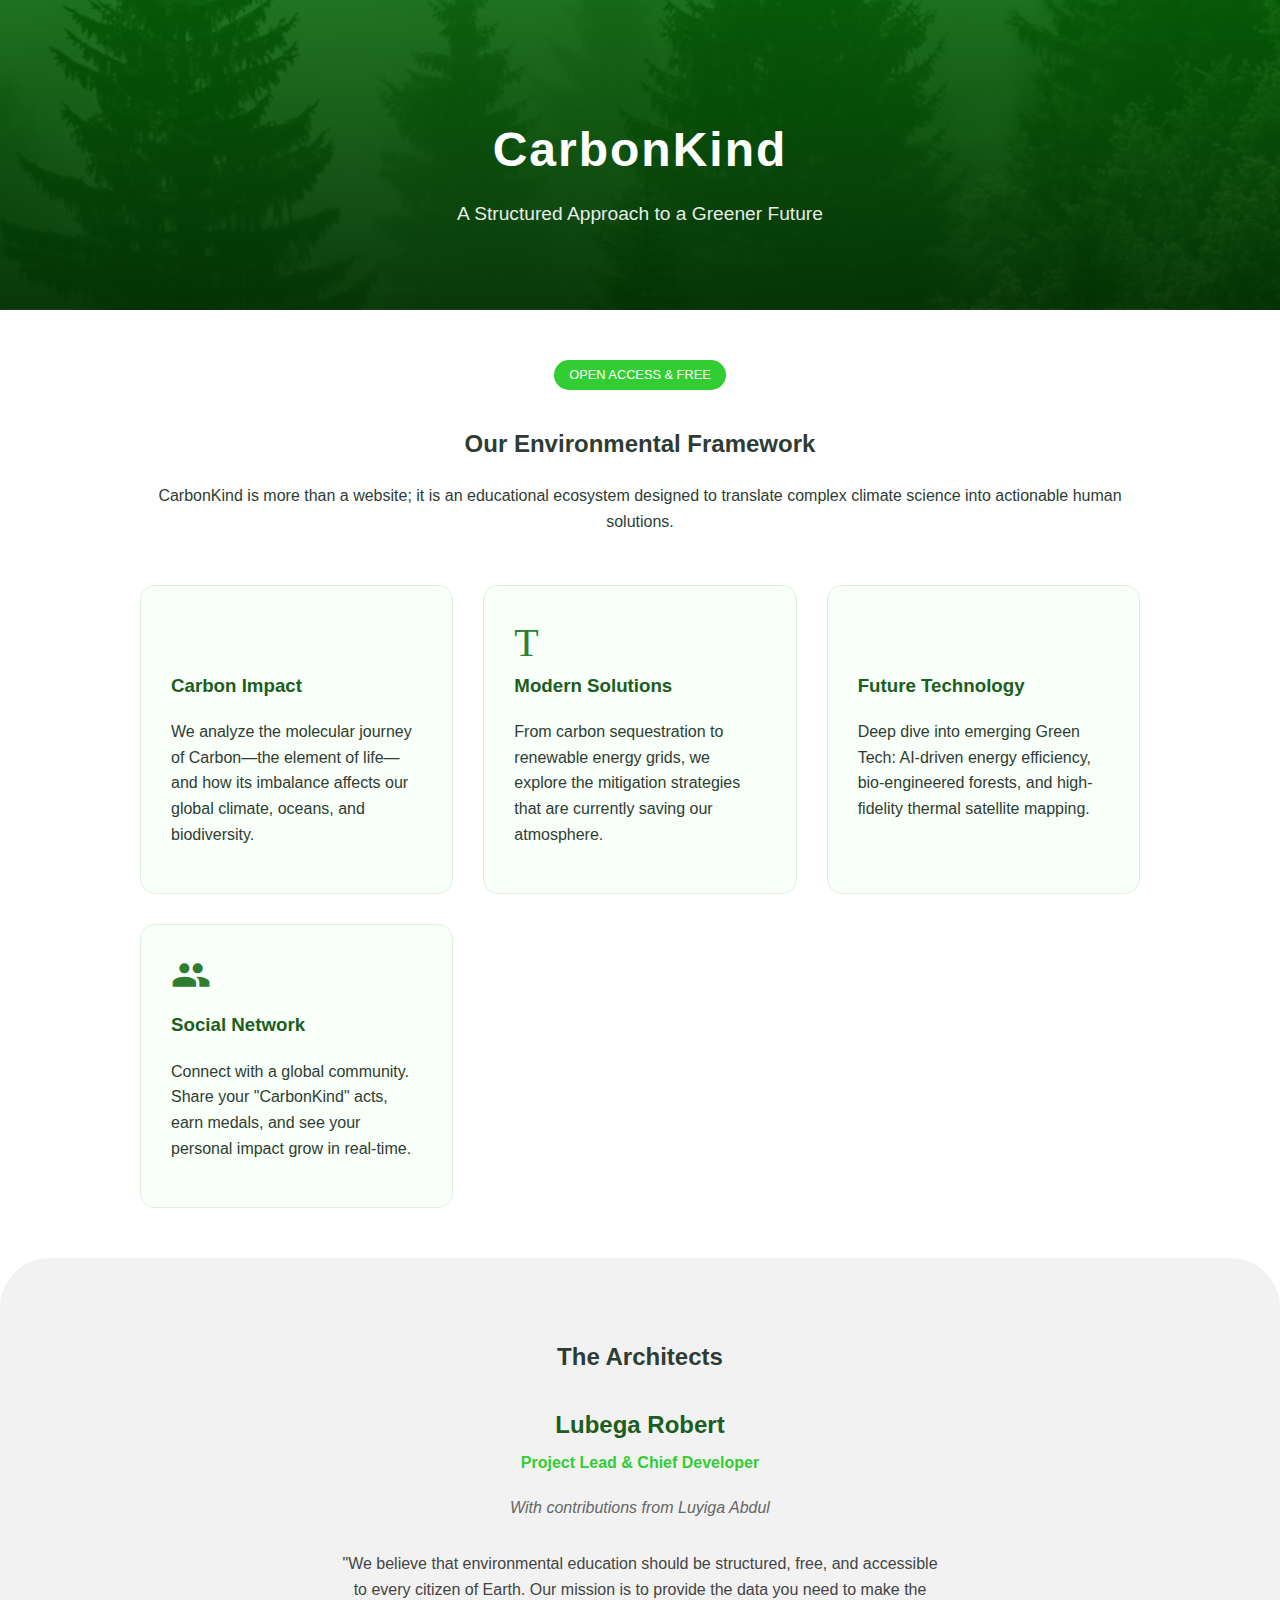
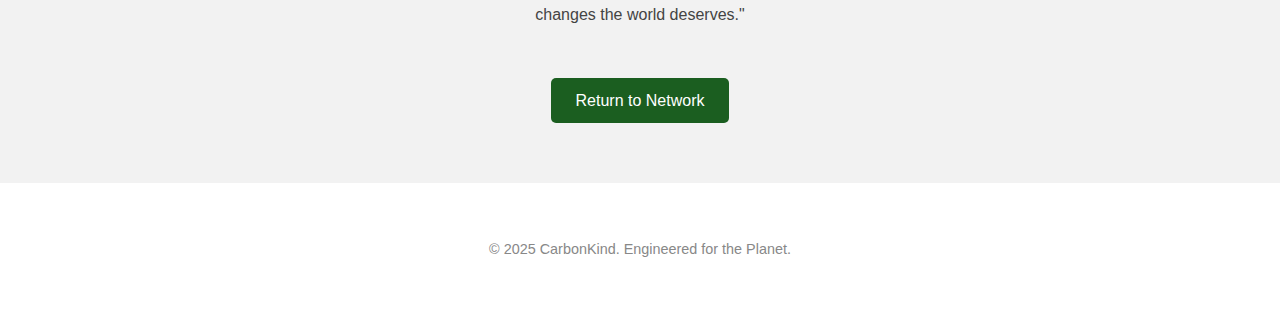
<file: paper9.html>
<!DOCTYPE html>
<html lang="en">
<head>
    <link rel="shortcut icon" type="image/png" href="anubis.png">
    <meta charset="UTF-8">
    <meta name="viewport" content="width=device-width, initial-scale=1.0">
    <title>About CarbonKind - The Mission</title>
    <link rel="stylesheet" href="https://fonts.googleapis.com/icon?family=Material+Icons" />
    <style>
        /* --- Global & Theme Reset --- */
        body {
            font-family: 'Segoe UI', Arial, sans-serif;
            margin: 0;
            padding: 0;
            background-color: #ffffff;
            color: #2e3d33;
            line-height: 1.6;
        }

        /* --- Hero Section --- */
        .about-hero {
            background: linear-gradient(rgba(0, 100, 0, 0.8), rgba(0, 50, 0, 0.9)), url('img8.jpg');
            background-size: cover;
            background-position: center;
            color: white;
            padding: 80px 20px;
            text-align: center;
        }

        .about-hero h1 {
            font-size: 3rem;
            margin-bottom: 10px;
            letter-spacing: 2px;
        }

        .about-hero p {
            font-size: 1.2rem;
            max-width: 700px;
            margin: 0 auto;
            opacity: 0.9;
        }

        /* --- Content Sections --- */
        .container {
            max-width: 1000px;
            margin: 0 auto;
            padding: 50px 20px;
        }

        .grid {
            display: grid;
            grid-template-columns: repeat(auto-fit, minmax(300px, 1fr));
            gap: 30px;
            margin-top: 40px;
        }

        .card {
            padding: 30px;
            border-radius: 15px;
            background: #f9fff9;
            border: 1px solid #e0eee0;
            transition: transform 0.3s ease;
        }

        .card:hover {
            transform: translateY(-5px);
            border-color: #32CD32;
        }

        .card i {
            font-size: 40px;
            color: #2E7D32;
            margin-bottom: 15px;
        }

        .card h3 {
            color: #1B5E20;
            margin-top: 0;
        }

        /* --- Team Section --- */
        .team-section {
            background-color: #f2f2f2;
            padding: 60px 20px;
            text-align: center;
            border-radius: 50px 50px 0 0;
        }

        .lead-dev {
            font-size: 1.5rem;
            color: #1B5E20;
            font-weight: bold;
            margin-bottom: 5px;
        }

        .co-dev {
            color: #666;
            font-style: italic;
        }

        .badge {
            display: inline-block;
            background: #32CD32;
            color: white;
            padding: 5px 15px;
            border-radius: 20px;
            font-size: 0.8rem;
            margin-bottom: 15px;
            text-transform: uppercase;
        }

        /* --- Footer --- */
        footer {
            text-align: center;
            padding: 40px;
            font-size: 0.9rem;
            color: #888;
        }

        .btn-back {
            display: inline-block;
            margin-top: 20px;
            padding: 10px 25px;
            background: #1B5E20;
            color: white;
            text-decoration: none;
            border-radius: 5px;
        }
    </style>
</head>
<body>

    <section class="about-hero">
        <h1>CarbonKind</h1>
        <p>A Structured Approach to a Greener Future</p>
    </section>

    <div class="container">
        <div style="text-align: center; margin-bottom: 50px;">
            <span class="badge">Open Access & Free</span>
            <h2>Our Environmental Framework</h2>
            <p>CarbonKind is more than a website; it is an educational ecosystem designed to translate complex climate science into actionable human solutions.</p>
        </div>

        <div class="grid">
            <div class="card">
                <i class="material-icons">query_stats</i>
                <h3>Carbon Impact</h3>
                <p>We analyze the molecular journey of Carbon—the element of life—and how its imbalance affects our global climate, oceans, and biodiversity.</p>
            </div>

            <div class="card">
                <i class="material-icons">Tips_and_updates</i>
                <h3>Modern Solutions</h3>
                <p>From carbon sequestration to renewable energy grids, we explore the mitigation strategies that are currently saving our atmosphere.</p>
            </div>

            <div class="card">
                <i class="material-icons">precision_manufacturing</i>
                <h3>Future Technology</h3>
                <p>Deep dive into emerging Green Tech: AI-driven energy efficiency, bio-engineered forests, and high-fidelity thermal satellite mapping.</p>
            </div>

            <div class="card">
                <i class="material-icons">groups</i>
                <h3>Social Network</h3>
                <p>Connect with a global community. Share your "CarbonKind" acts, earn medals, and see your personal impact grow in real-time.</p>
            </div>
        </div>
    </div>

    <section class="team-section">
        <h2>The Architects</h2>
        <div style="margin-top: 30px;">
            <div class="lead-dev">Lubega Robert</div>
            <p style="margin-top: 0; font-weight: bold; color: #32CD32;">Project Lead & Chief Developer</p>
            
            <div style="margin-top: 20px;" class="co-dev">With contributions from Luyiga Abdul</div>
        </div>
        
        <p style="max-width: 600px; margin: 30px auto; color: #444;">
            "We believe that environmental education should be structured, free, and accessible to every citizen of Earth. Our mission is to provide the data you need to make the changes the world deserves."
        </p>

        <a href="paper8.html" class="btn-back">Return to Network</a>
    </section>

    <footer>
        <p>© 2025 CarbonKind. Engineered for the Planet.</p>
    </footer>

</body>
</html>
</file>
<file: style.css>
body {
    font-size: 15pt;font-family: Arial, sans-serif;  
}

 @media (max-width: 768px) {
    .content-box {
        /* Calculates roughly 2 boxes per line with a gap */
       width: calc(50% - 15px);margin-bottom: 25px;
    }
/* ... and reduced padding/font sizes for header/hero */
}
@media (max-width: 500px) {
    .content-box {
        width: 100%
 /* Ensures it ignores the original max-width: 280px */
    }
/* ... and further simplified the header to stack vertically */

/* --- 5. Bottom Boxes Section (The four image blocks) --- */
.boxes-section {
    display: flex;
    /* KEY CHANGE 1: Allows boxes to wrap to the next line */
    flex-wrap: wrap;/* KEY CHANGE 2: Centers items when they wrap */
    justify-content: center; /* ... other styles */
}

.content-box {
    /* KEY CHANGE 4: Added a flexible width so it shrinks on small screens */
    width: 100%; /* ... other styles */
    
  }
}

     .story {
     
      margin: 0px;
      padding: 30px;
      border-radius: 0px;
      background: linear-gradient(135deg, #d0f0c0, #b2e8a0);
      color: #1f3d1f;
     
    }

    .story h2 {
      color: #2f5f2f;
    }
    #readButton:hover::after {
      opacity: 1;
      visibility: visible;
    }

    /* Responsive text */
    @media (max-width: 768px) {
      h2 {
        font-size: 1.6rem;            margin: 10px;

      }

      h3 {
        font-size: 1.2rem;
      }

      p,
      li {
        font-size: 0.95rem;            margin: 10px;

      }
    }

    @media (max-width: 480px) {
      h2 {
        font-size: 1.4rem;            margin: 10px;

      }
      h1 {
        font-size: 1.8rem;            margin: 10px;

      }

      h3 {
        font-size: 1.1rem;
      }

      p,
      li {
        font-size: 0.9rem;            margin: 10px;

      }
    }
    img{ height: auto; width: 100%;}    #readButton {
      position: fixed;
      bottom: 20px;
      right: 20px;
      background-color: #E9FFEA;
      color: #2f855a;
      border: none;
      border-radius: 50%;
      width: 60px;
      height: 60px;
      cursor: pointer;
      box-shadow: 0 4px 8px rgba(0, 0, 0, 0.5);
      display: flex;
      align-items: center;
      justify-content: center;
      transition: background-color 0.3s ease;
      z-index: 1000;
    }

    #readButton:hover {
      background-color: #5E4C02;
      color: #fff;
    }

    /* Tooltip */
    #readButton::after {
      content: attr(title);
      position: absolute;
      top: 50%;
      right: 100%;
      transform: translateY(-50%) translateX(-10px);
      padding: 5px 10px;
      background-color: #333;
      color: #fff;
      border-radius: 4px;
      white-space: nowrap;
      opacity: 0;
      visibility: hidden;
      transition: opacity 0.3s, visibility 0.3s;
      font-size: 14px;
    }


     b {
      color: #624F04;
    }

    p {
      margin-bottom: 15px;
      font-size: 1rem;            margin: 10px;

    }

    ul {
      margin: 10px 0 20px 20px;
      padding: 0;
      list-style-type: disc;
    }

    li {
      margin-bottom: 10px;
      font-size: 1rem;
    }

    /* ---------------- Card/Content Section ---------------- */
    .content {
      
    
      background-color: #ffffff;
     
    }


         /* Custom font and basic styling */
        @import url('https://fonts.googleapis.com/css2?family=Inter:wght@100..900&display=swap');
        
        :root {
            --color-primary: #10b981; /* Emerald-500 */
            --color-accent: #f59e0b; /* Amber-500 */
            --color-dark: #1f2937; /* Gray-800 */
        }
        body {
            font-family: 'Inter', sans-serif;
            background-color: #f7f7f7;
            color: var(--color-dark);
            line-height: 1.75;
        }
        .container-content {
            max-width: 800px;
            box-shadow: 0 10px 30px rgba(0, 0, 0, 0.05);
        }
        h2 {
            border-left: 5px solid var(--color-primary);
            padding-left: 1rem;
            margin-top: 1.5rem; 
            margin: 10px;
            font-weight: 700;
            line-height: 1.2;
        }
        /* Custom block quote for emphasis */
        .impact-box {
            border-left: 6px solid var(--color-accent);
        }

        /* Responsive Text Size for Key Paragraphs */
        /* This applies a fluid size: 1.125rem (text-lg) up to 1.5rem, capped at 800px viewport width */
        .responsive-text {
            font-size: clamp(1.125rem, 0.825rem + 0.5vw, 1.5rem);
        }
img{ height: auto; width: 100%;}
a:hover{ color: #0B5417;}

a{ color: #6C5A00;}

         h1 {
            border-left: 5px solid #017645;
            padding-left: 1rem;
            margin-top: 1.5rem;
            font-weight: 900;
            line-height: 1.2;
                   margin: 10px;
 }
</file>
